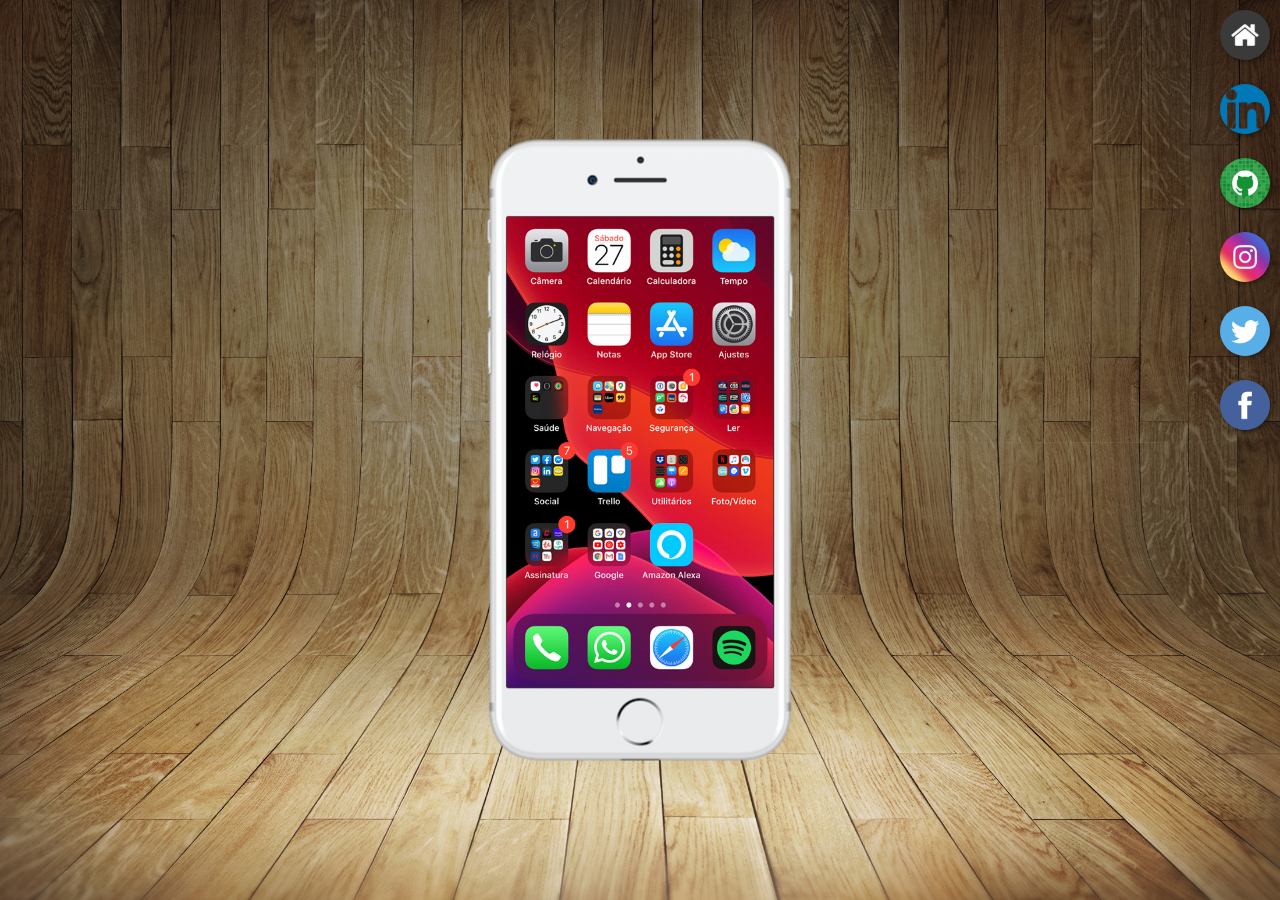
<file: index.html>
<!DOCTYPE html>
<html lang="pt-br">
<head>
    <meta charset="UTF-8">
    <meta http-equiv="X-UA-Compatible" content="IE=edge">
    <meta name="viewport" content="width=device-width, initial-scale=1.0">
    <link rel="shortcut icon" href="favicon.ico" type="image/x-icon">
    <link rel="stylesheet" href="estilos/style.css">
    <title>Projeto Redes Sociais</title>
</head>
<body>
    <main>
        <section id="telefone">
            <iframe src="home.html" name="tela" id="tela" frameborder="0">
                Seu navegador não é compatível com isso.
            </iframe>

        </section>
        <section id="redes-sociais">
            <a href="home.html" target="tela"><img src="imagens/logo-home.jpg" alt="Home"></a><br>
            <a href="linkedin.html" target="tela"><img src="imagens/linkedin.png" alt="YouTube"></a><br>
            <a href="github.html" target="tela"><img src="imagens/logo-github.jpg" alt="GitHub"></a><br>
            <a href="instagram.html" target="tela"><img src="imagens/logo-instagram.jpg" alt="Instagram"></a><br>
            <a href="twitter.html" target="tela"><img src="imagens/logo-twitter.jpg" alt="Twitter"></a><br>
            <a href="facebook.html" target="tela"><img src="imagens/logo-facebook.jpg" alt="Facebook"></a><br>
  
        </section>
    </main>
    
</body>
</html>
</file>
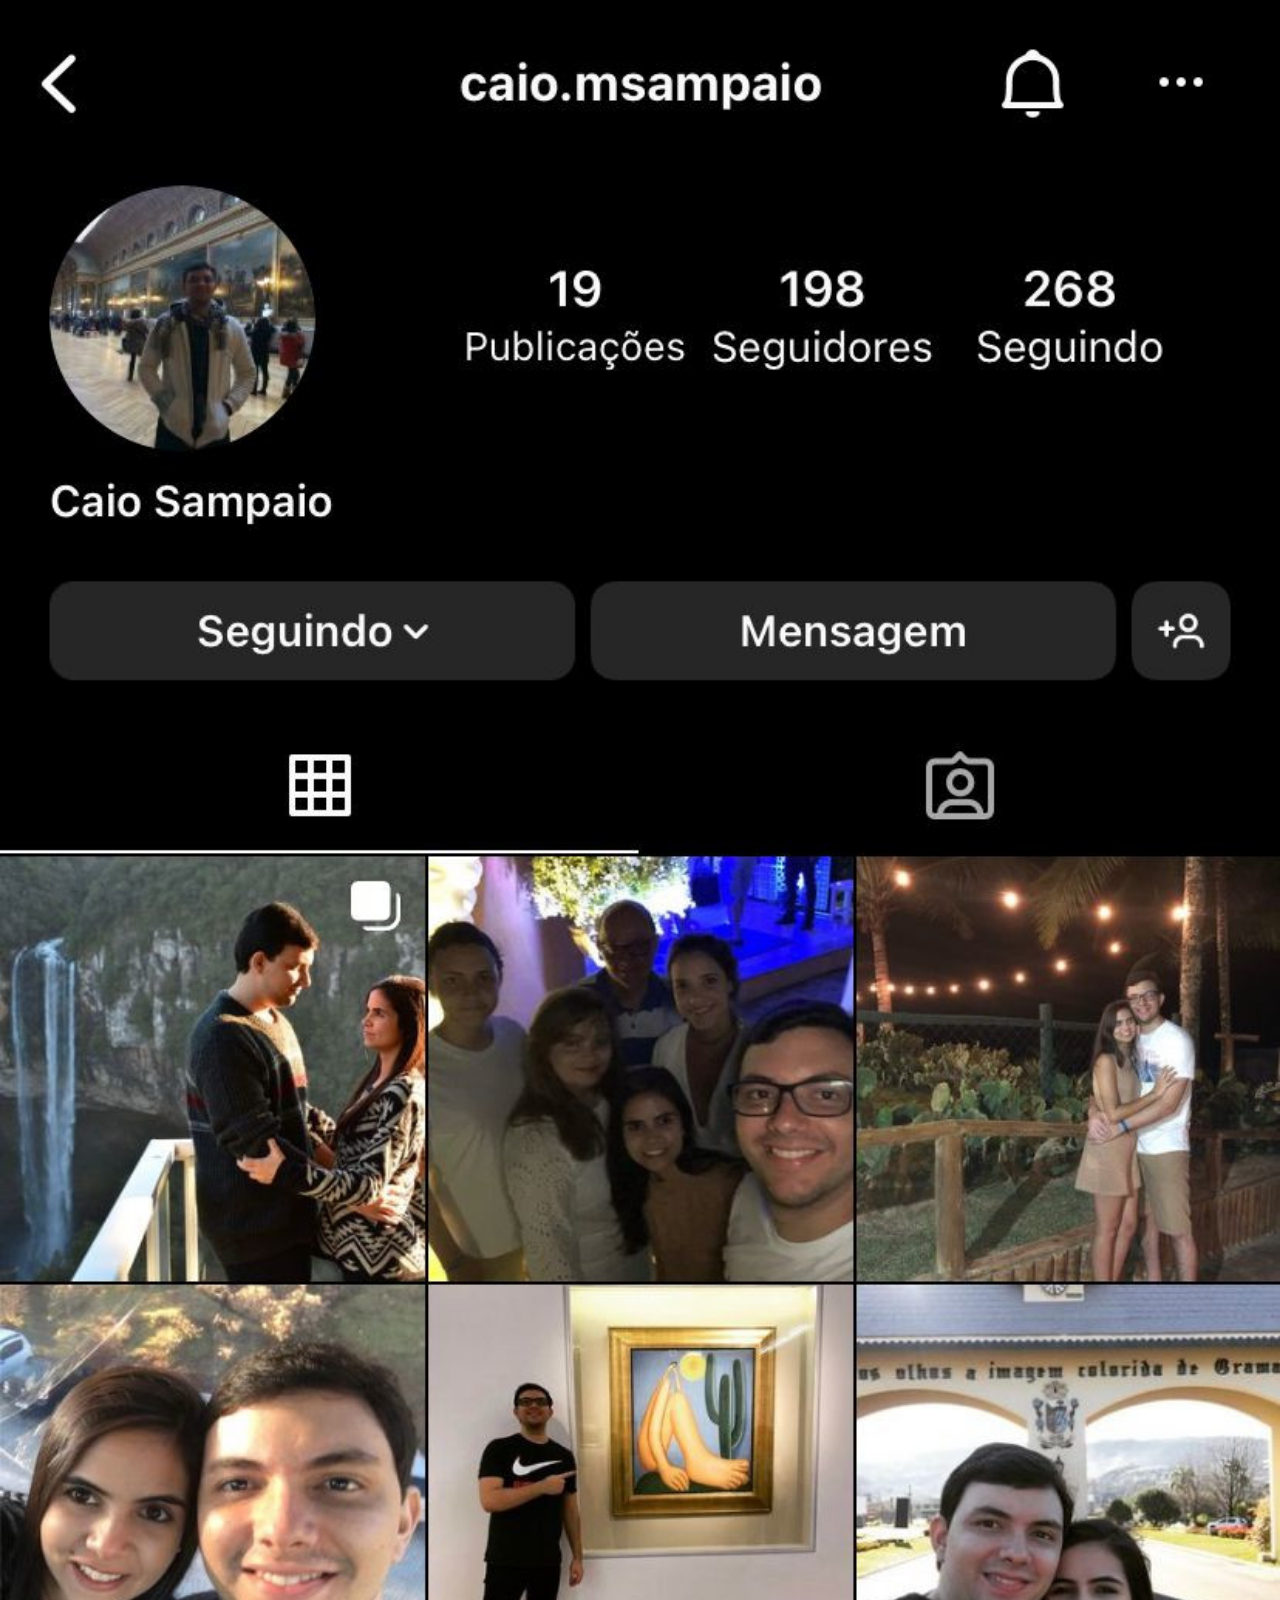
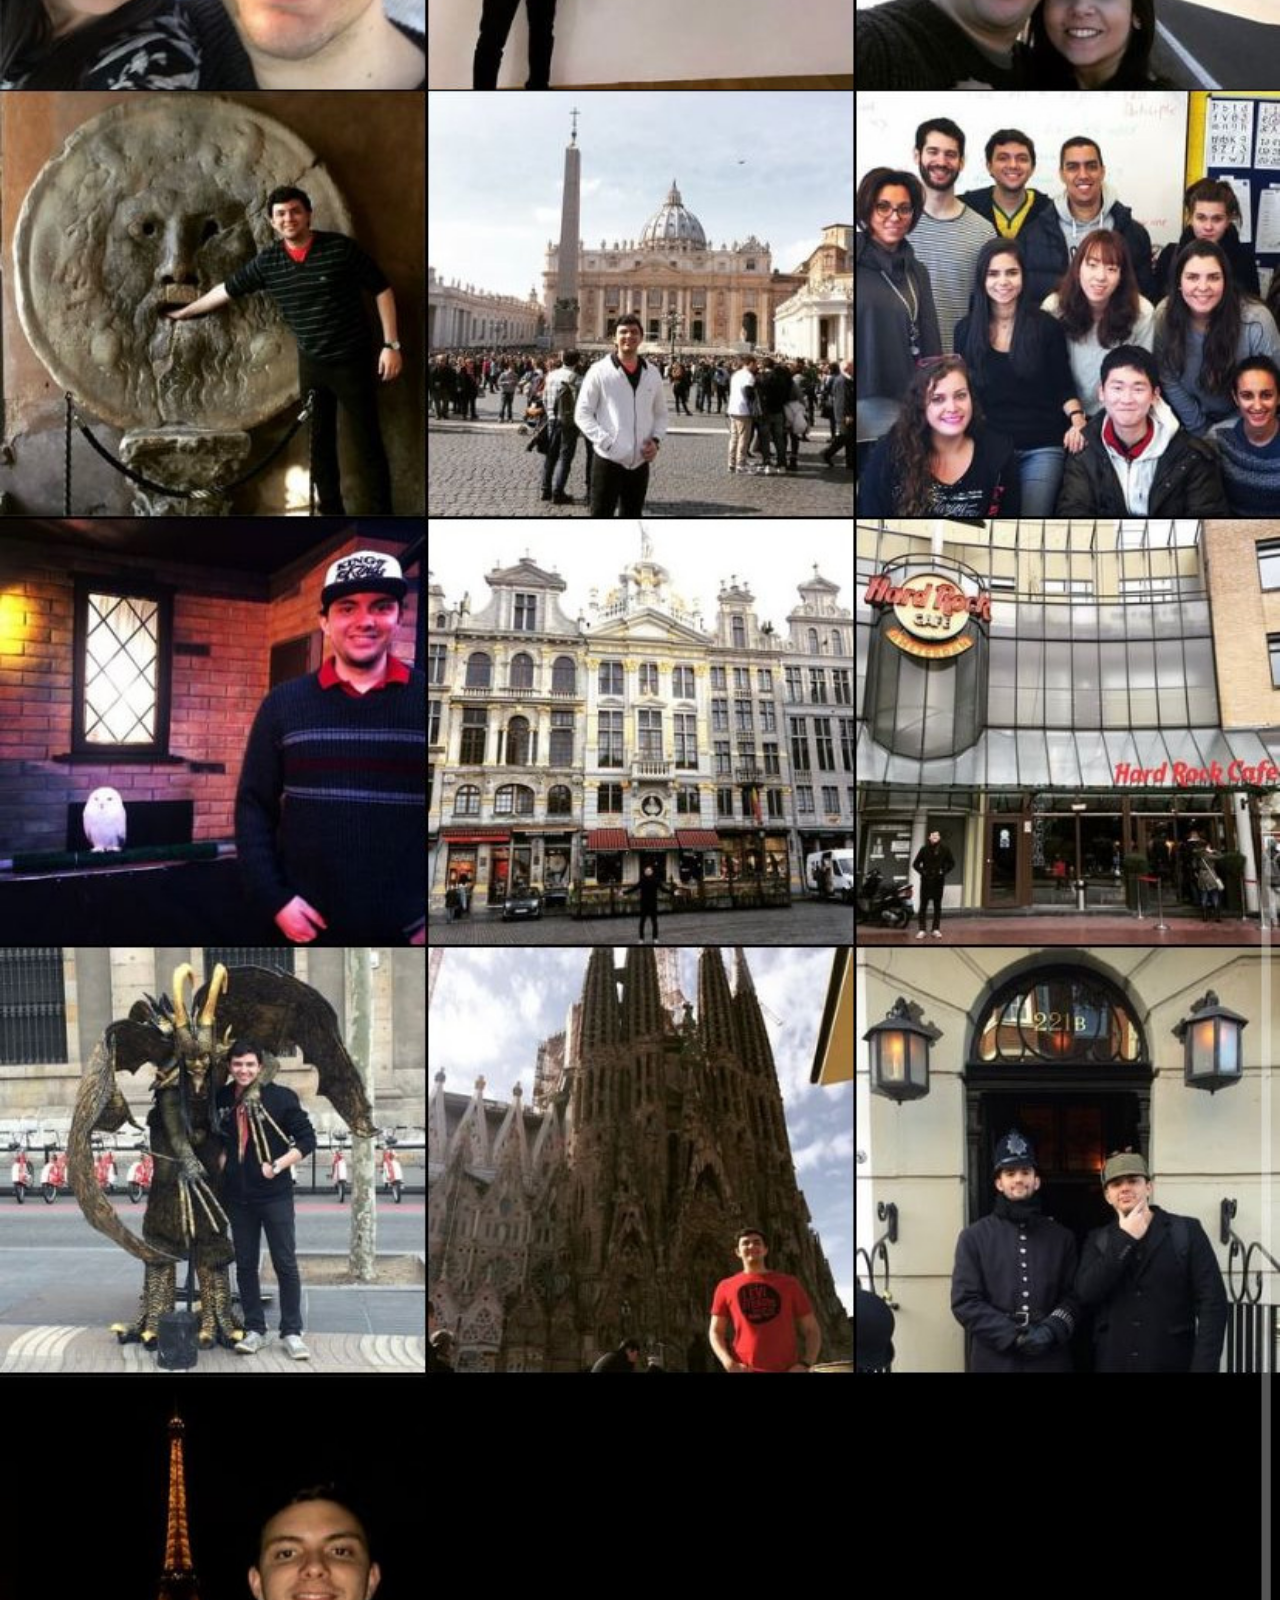
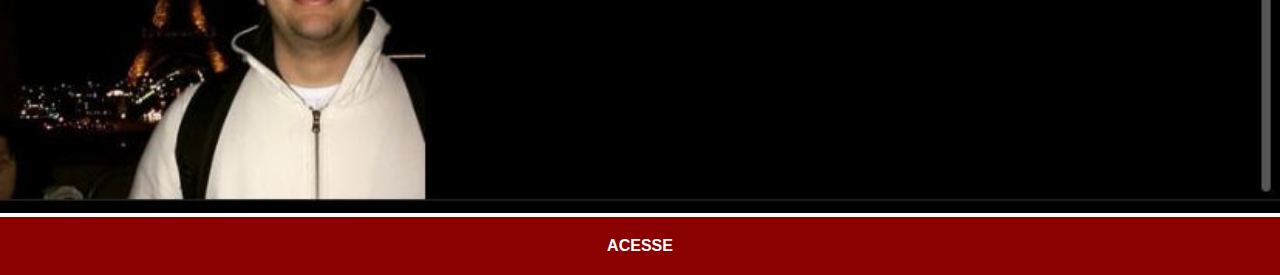
<file: facebook.html>
<!DOCTYPE html>
<html lang="pt-br">
<head>
    <meta charset="UTF-8">
    <meta http-equiv="X-UA-Compatible" content="IE=edge">
    <meta name="viewport" content="width=device-width, initial-scale=1.0">
    <link rel="stylesheet" href="estilos/social.css">
    <title>Facebook</title>
</head>
<body>
    <img src="imagens/caioinsta.jpeg" alt="Facebook">
    <a href="https://www.facebook.com/gustavoguanabara/" target="_blank">ACESSE</a>
    
</body>
</html>
</file>
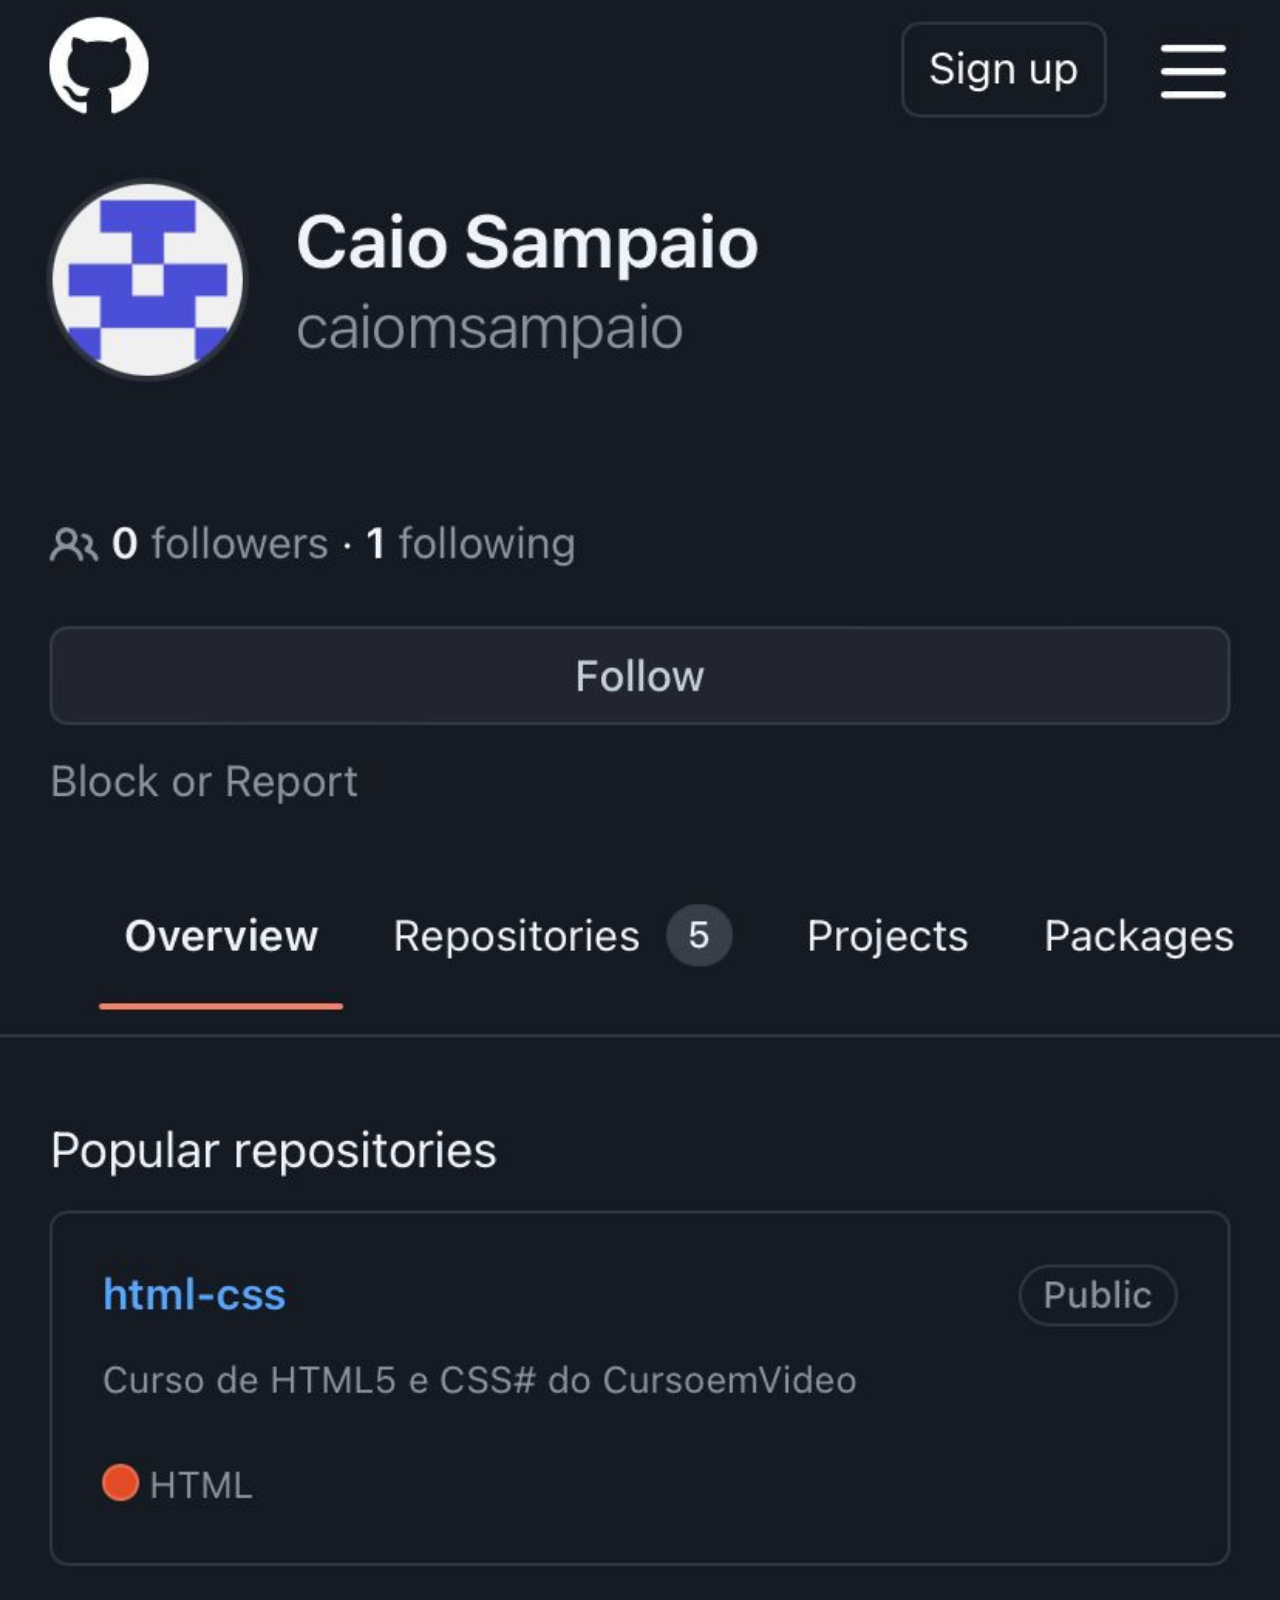
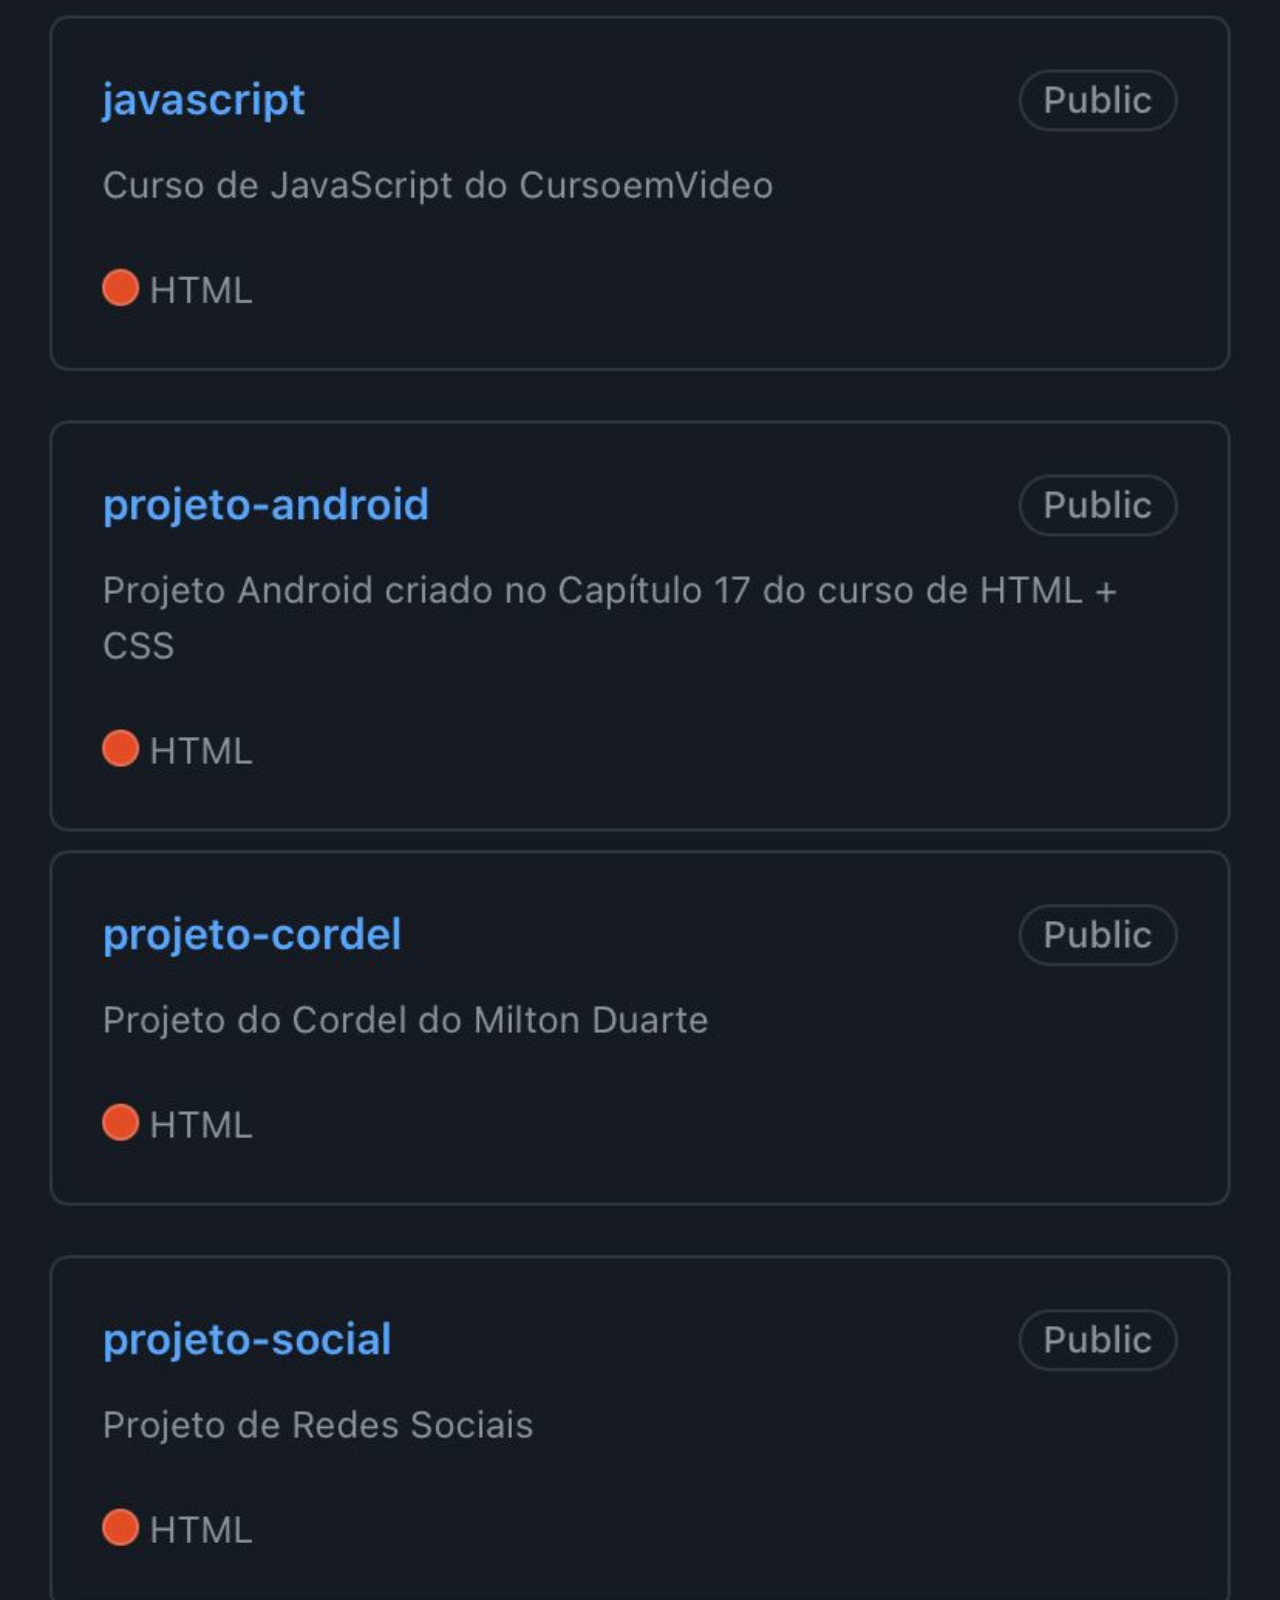
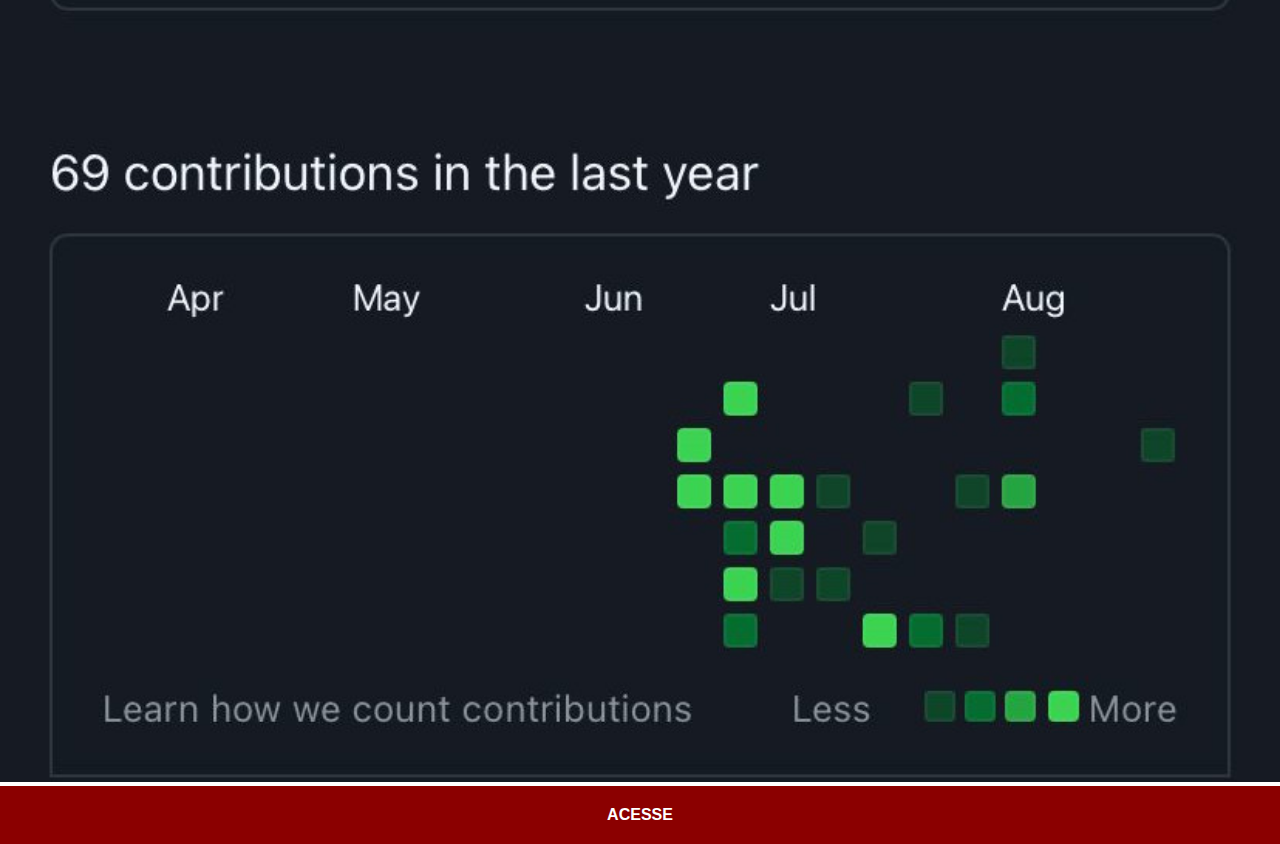
<file: github.html>
<!DOCTYPE html>
<html lang="pt-br">
<head>
    <meta charset="UTF-8">
    <meta http-equiv="X-UA-Compatible" content="IE=edge">
    <meta name="viewport" content="width=device-width, initial-scale=1.0">
    <title>GitHub</title>
    <link rel="stylesheet" href="estilos/social.css">
</head>
<body>
    <img src="imagens/caiogithub.jpeg" alt="GitHub">
    <a href="https://github.com/caiomsampaio/" target="_blank">ACESSE</a>
    
</body>
</html>
</file>
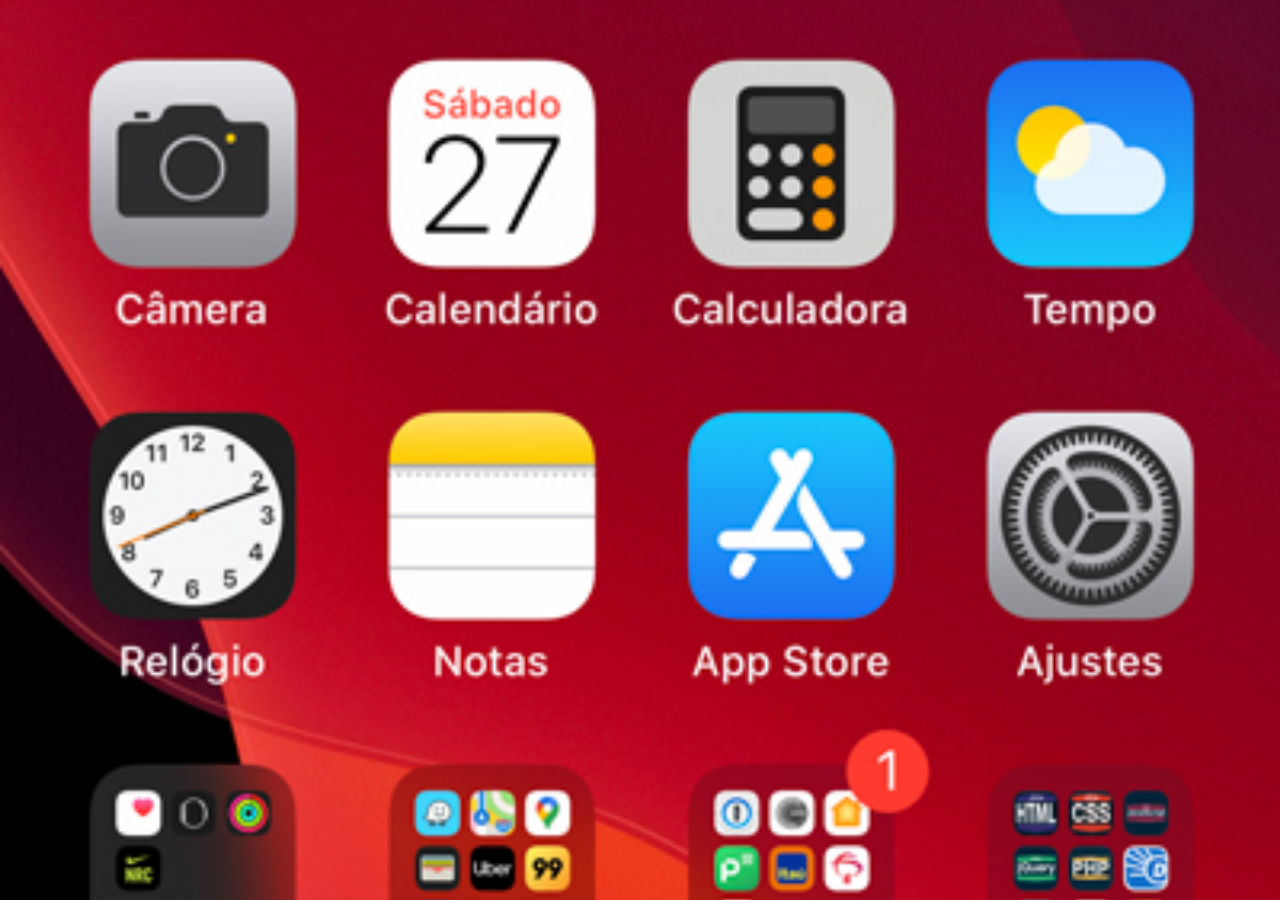
<file: home.html>
<!DOCTYPE html>
<html lang="pt-br">
<head>
    <meta charset="UTF-8">
    <meta http-equiv="X-UA-Compatible" content="IE=edge">
    <meta name="viewport" content="width=device-width, initial-scale=1.0">
    <title>Home</title>
    <style>
        * {
            margin: 0px;
            padding: 0px;
        }

        body {
            width: 100vw;
            height: 100vh;
            background: black url(imagens/tela-home.jpg) no-repeat top center;
            background-size: cover;
        }
    </style>
</head>
<body>
    
</body>
</html>
</file>
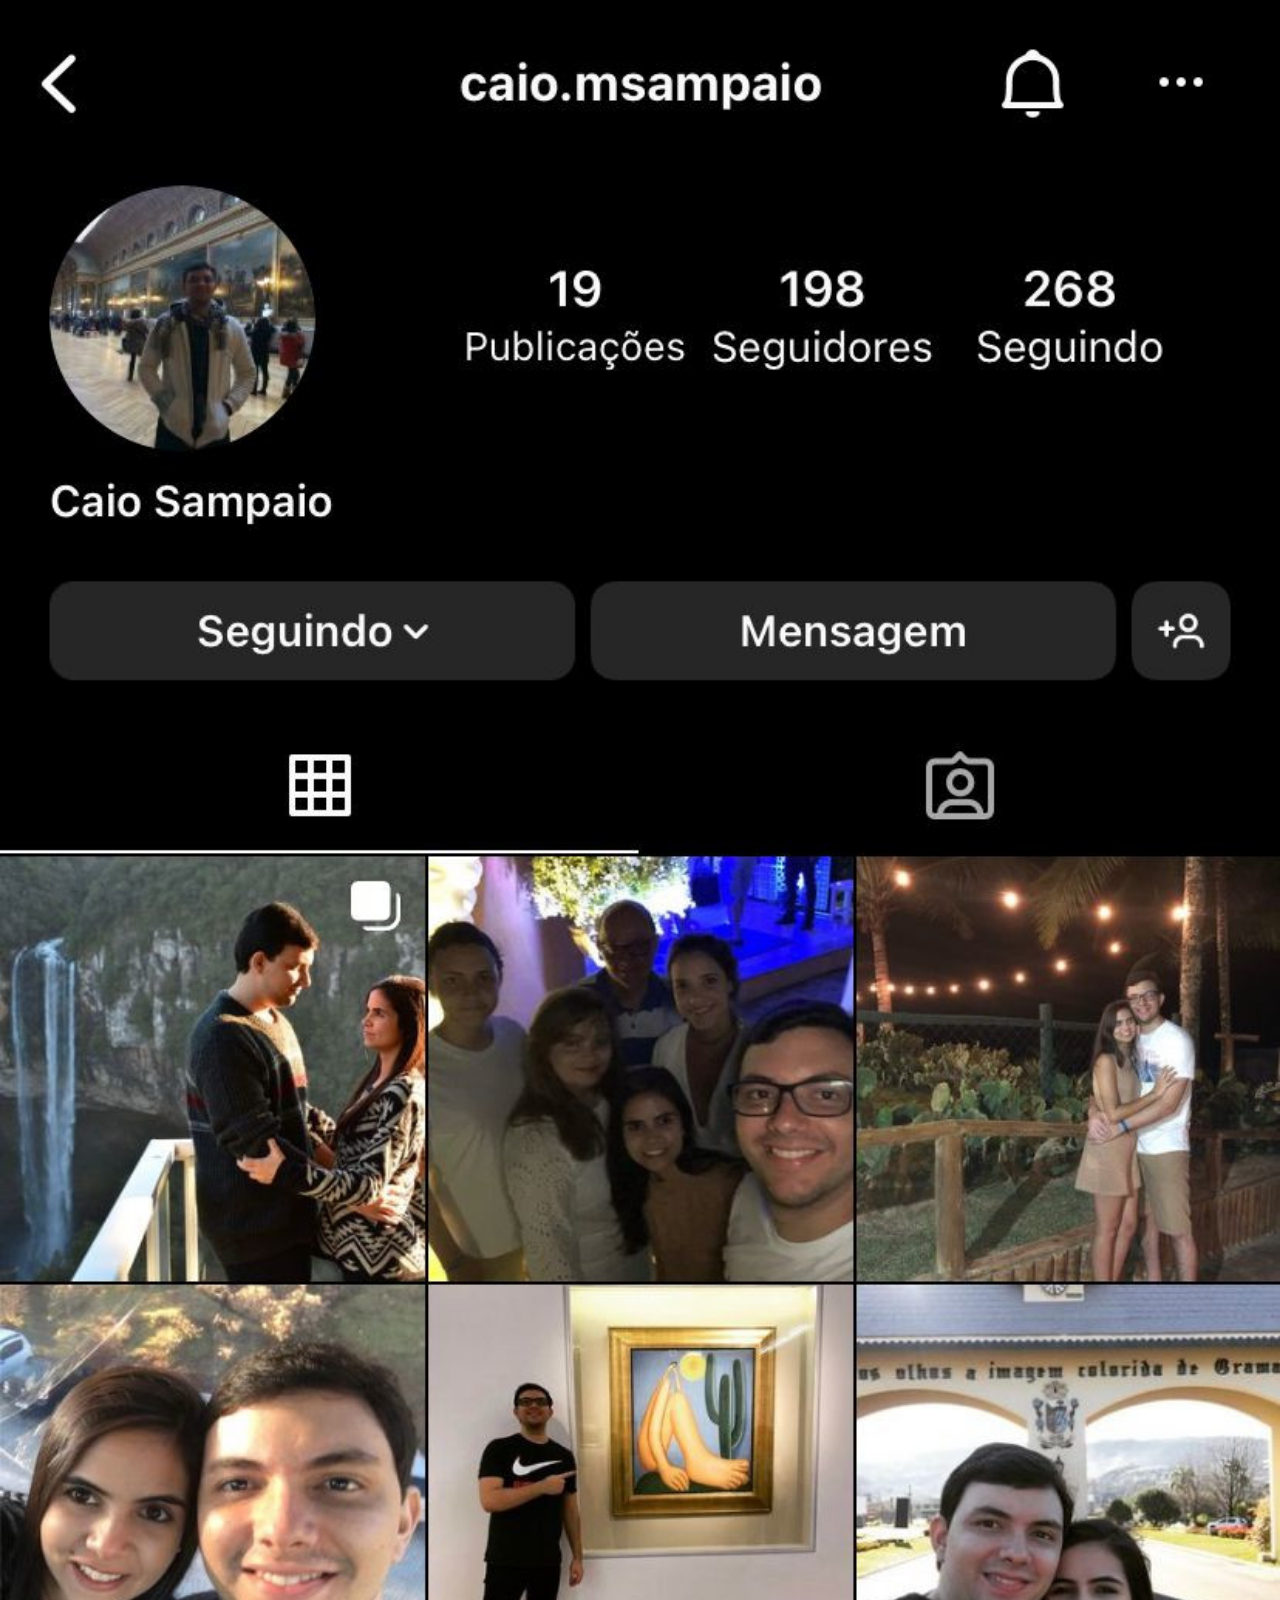
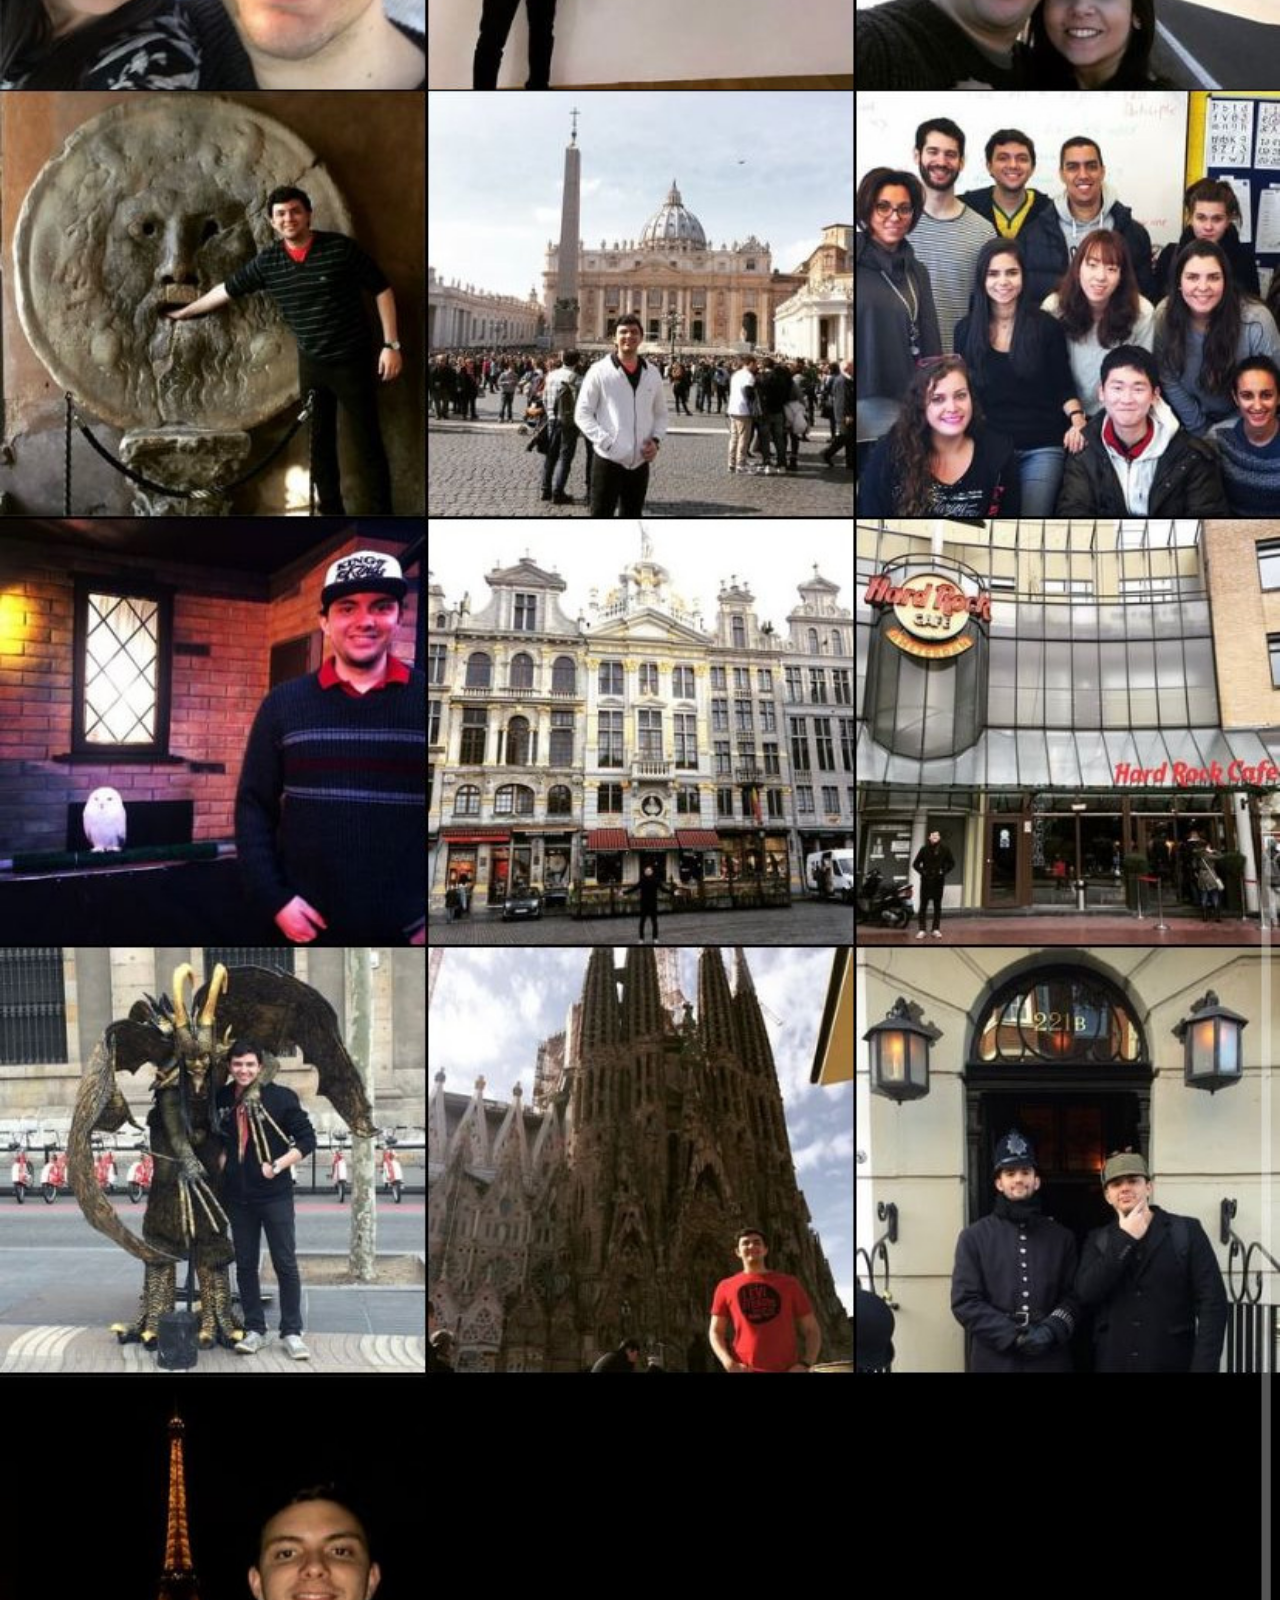
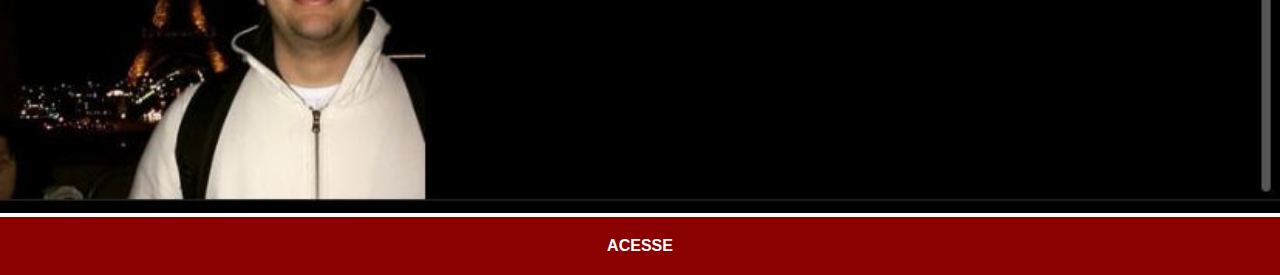
<file: instagram.html>
<!DOCTYPE html>
<html lang="pt-br">
<head>
    <meta charset="UTF-8">
    <meta http-equiv="X-UA-Compatible" content="IE=edge">
    <meta name="viewport" content="width=device-width, initial-scale=1.0">
    <link rel="stylesheet" href="estilos/social.css">
    <title>Instagram</title>
</head>
<body>
    <img src="imagens/caioinsta.jpeg" alt="Instagram">
    <a href="https://www.instagram.com/caio.msampaio" target="_blank">ACESSE</a>
    
</body>
</html>
</file>
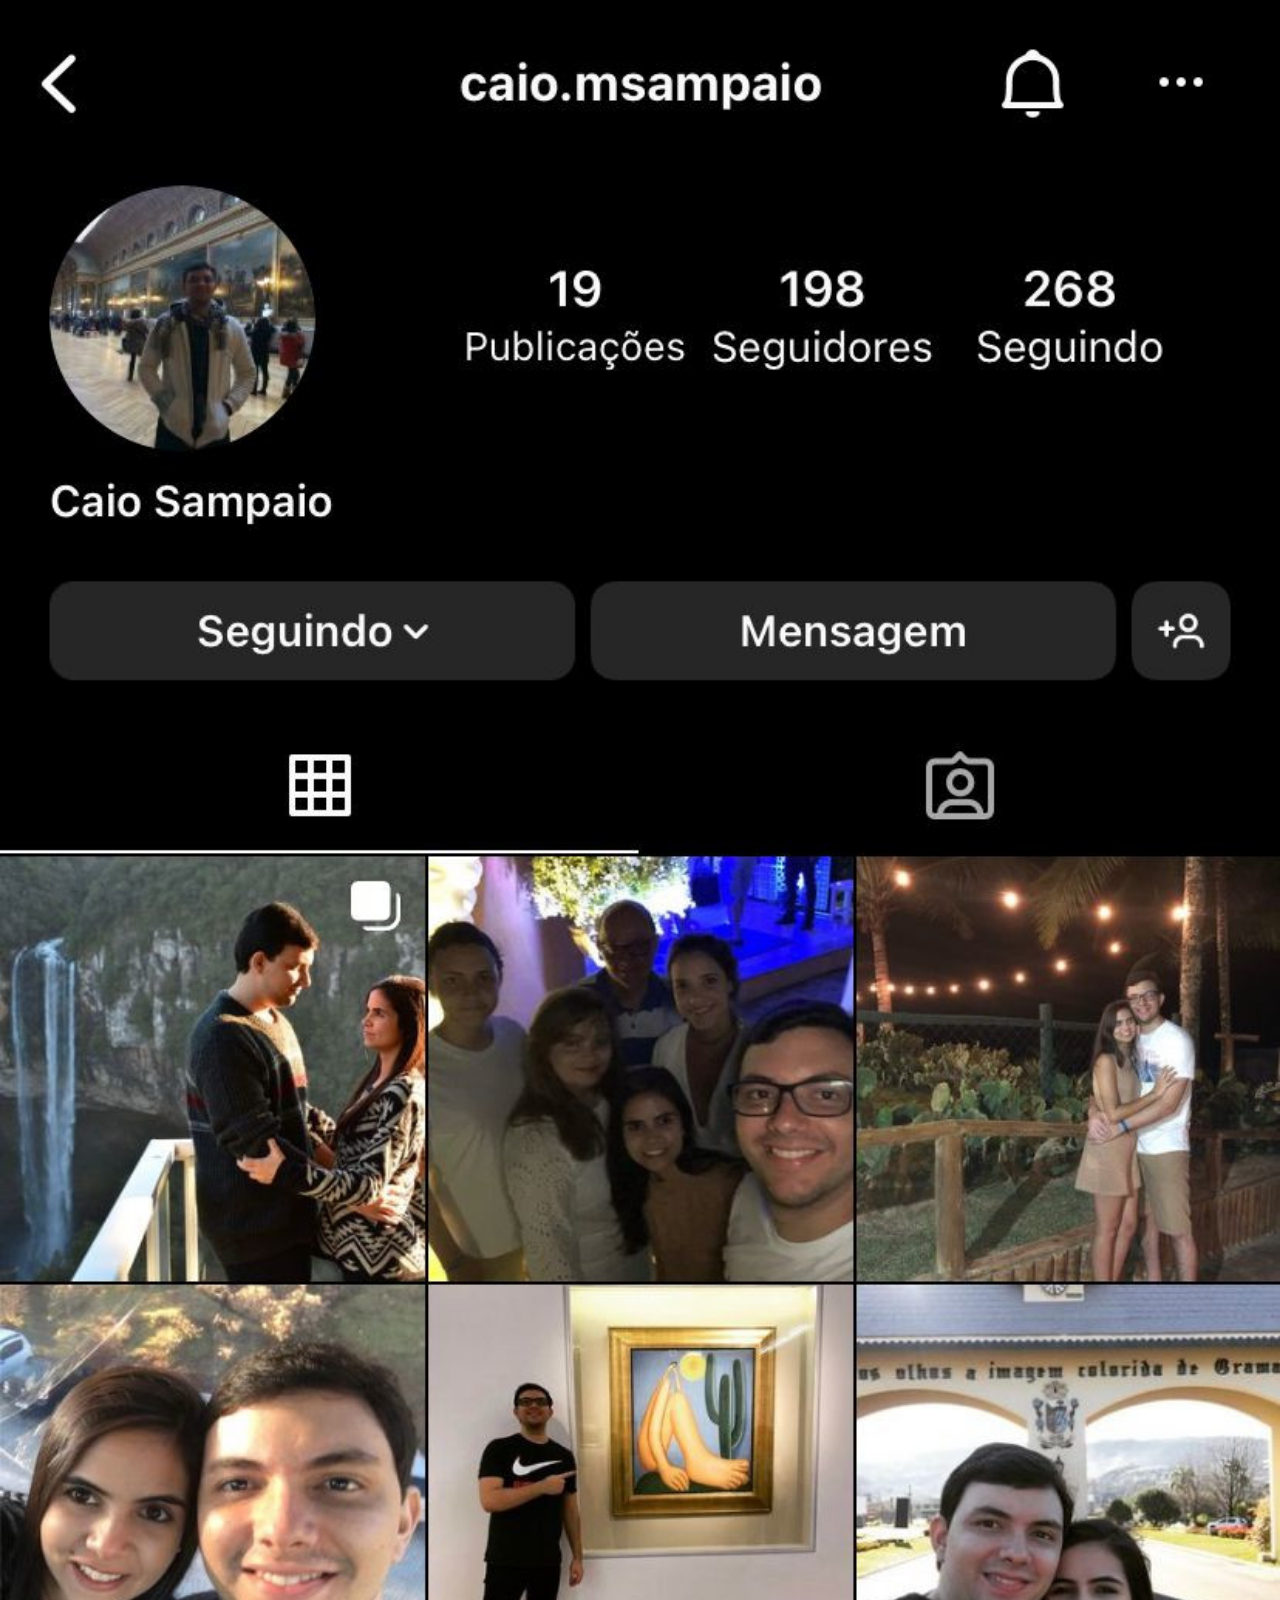
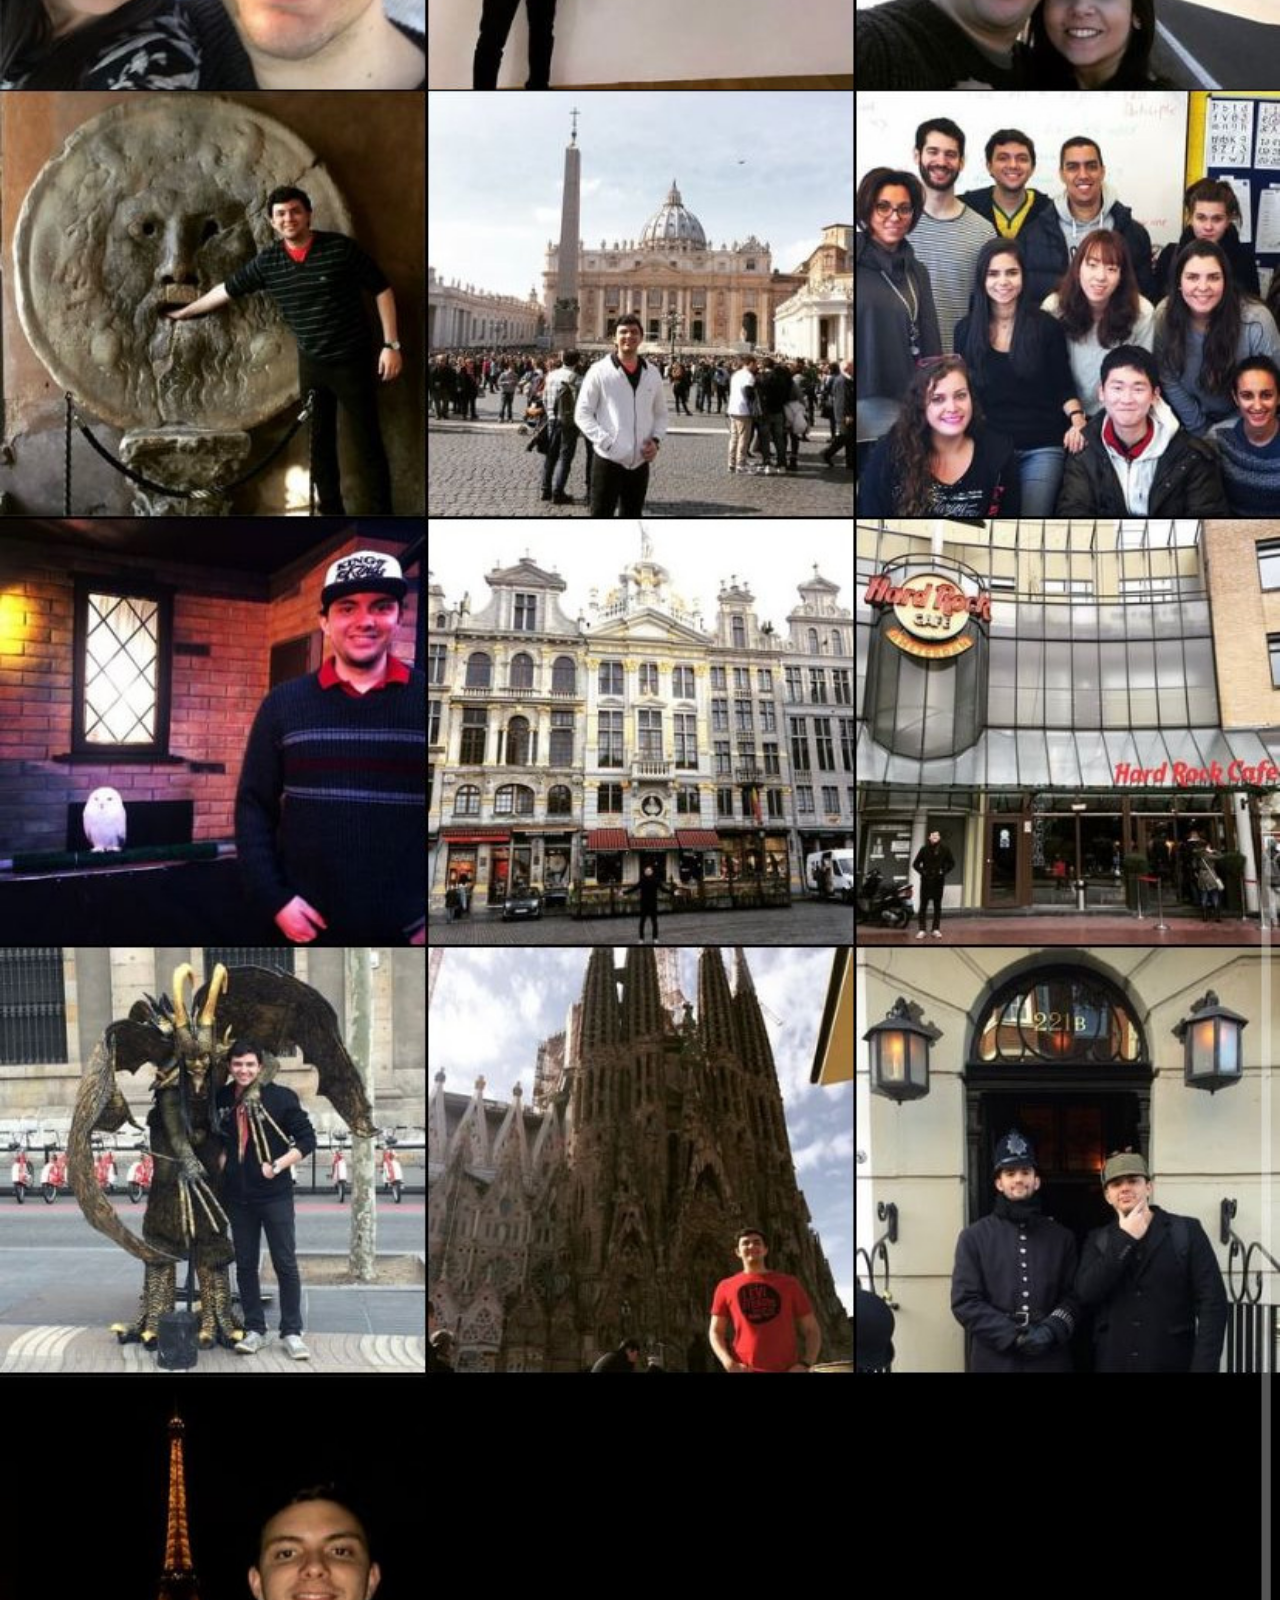
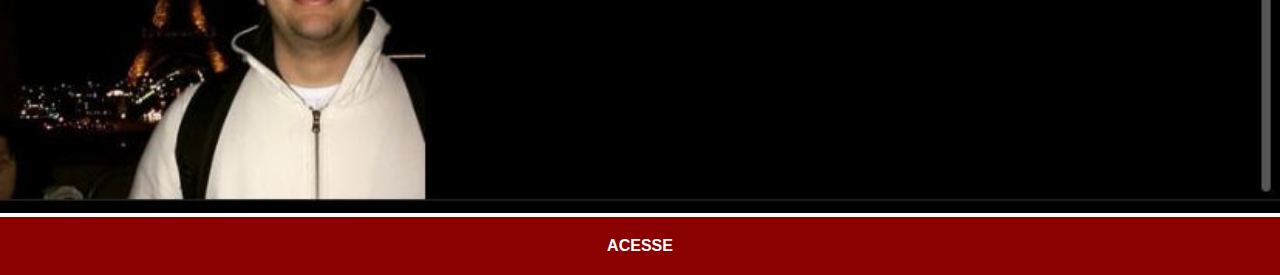
<file: linkedin.html>
<!DOCTYPE html>
<html lang="pt-br">
<head>
    <meta charset="UTF-8">
    <meta http-equiv="X-UA-Compatible" content="IE=edge">
    <meta name="viewport" content="width=device-width, initial-scale=1.0">
    <link rel="stylesheet" href="estilos/social.css">
    <title>YouTube</title>
</head>
<body>
    <img src="imagens/caioinsta.jpeg" alt="YouTube">
    <a href="https://www.linkedin.com.br" target="_blank">ACESSE</a>
    
</body>
</html>
</file>
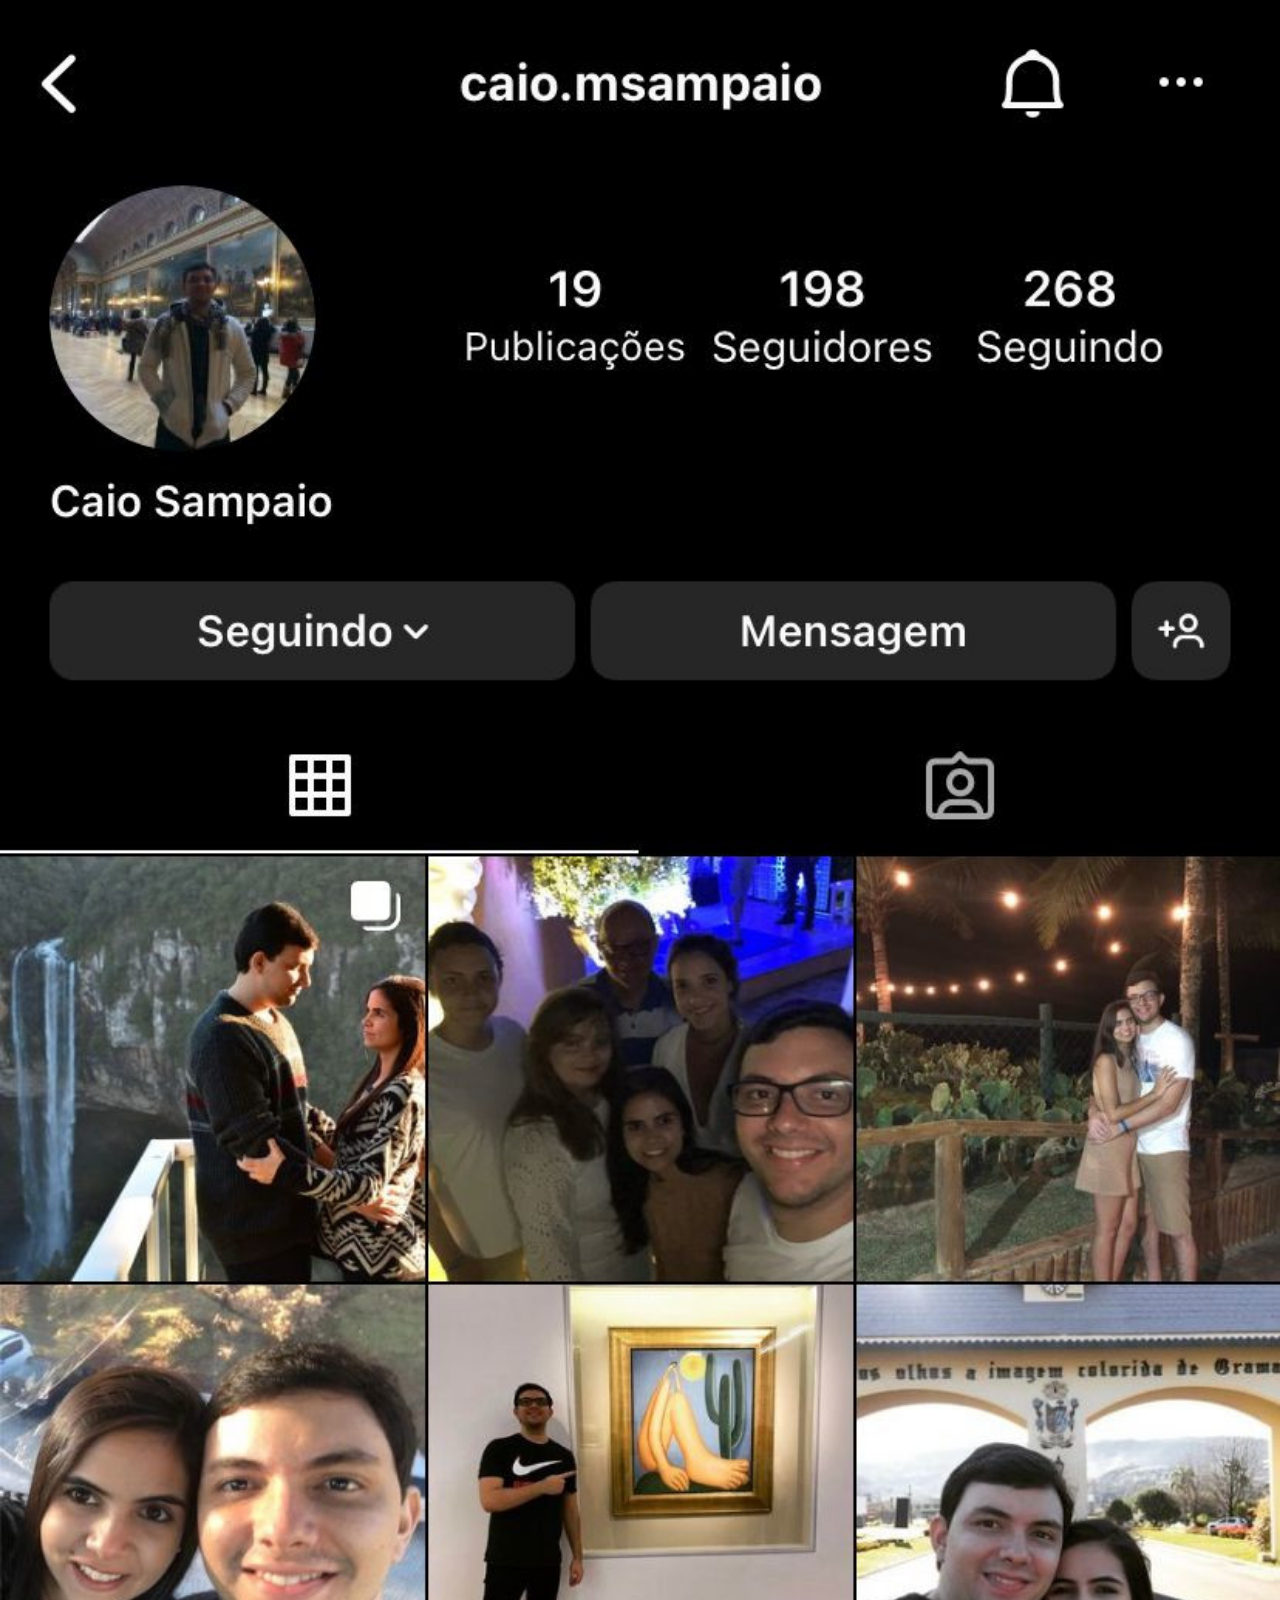
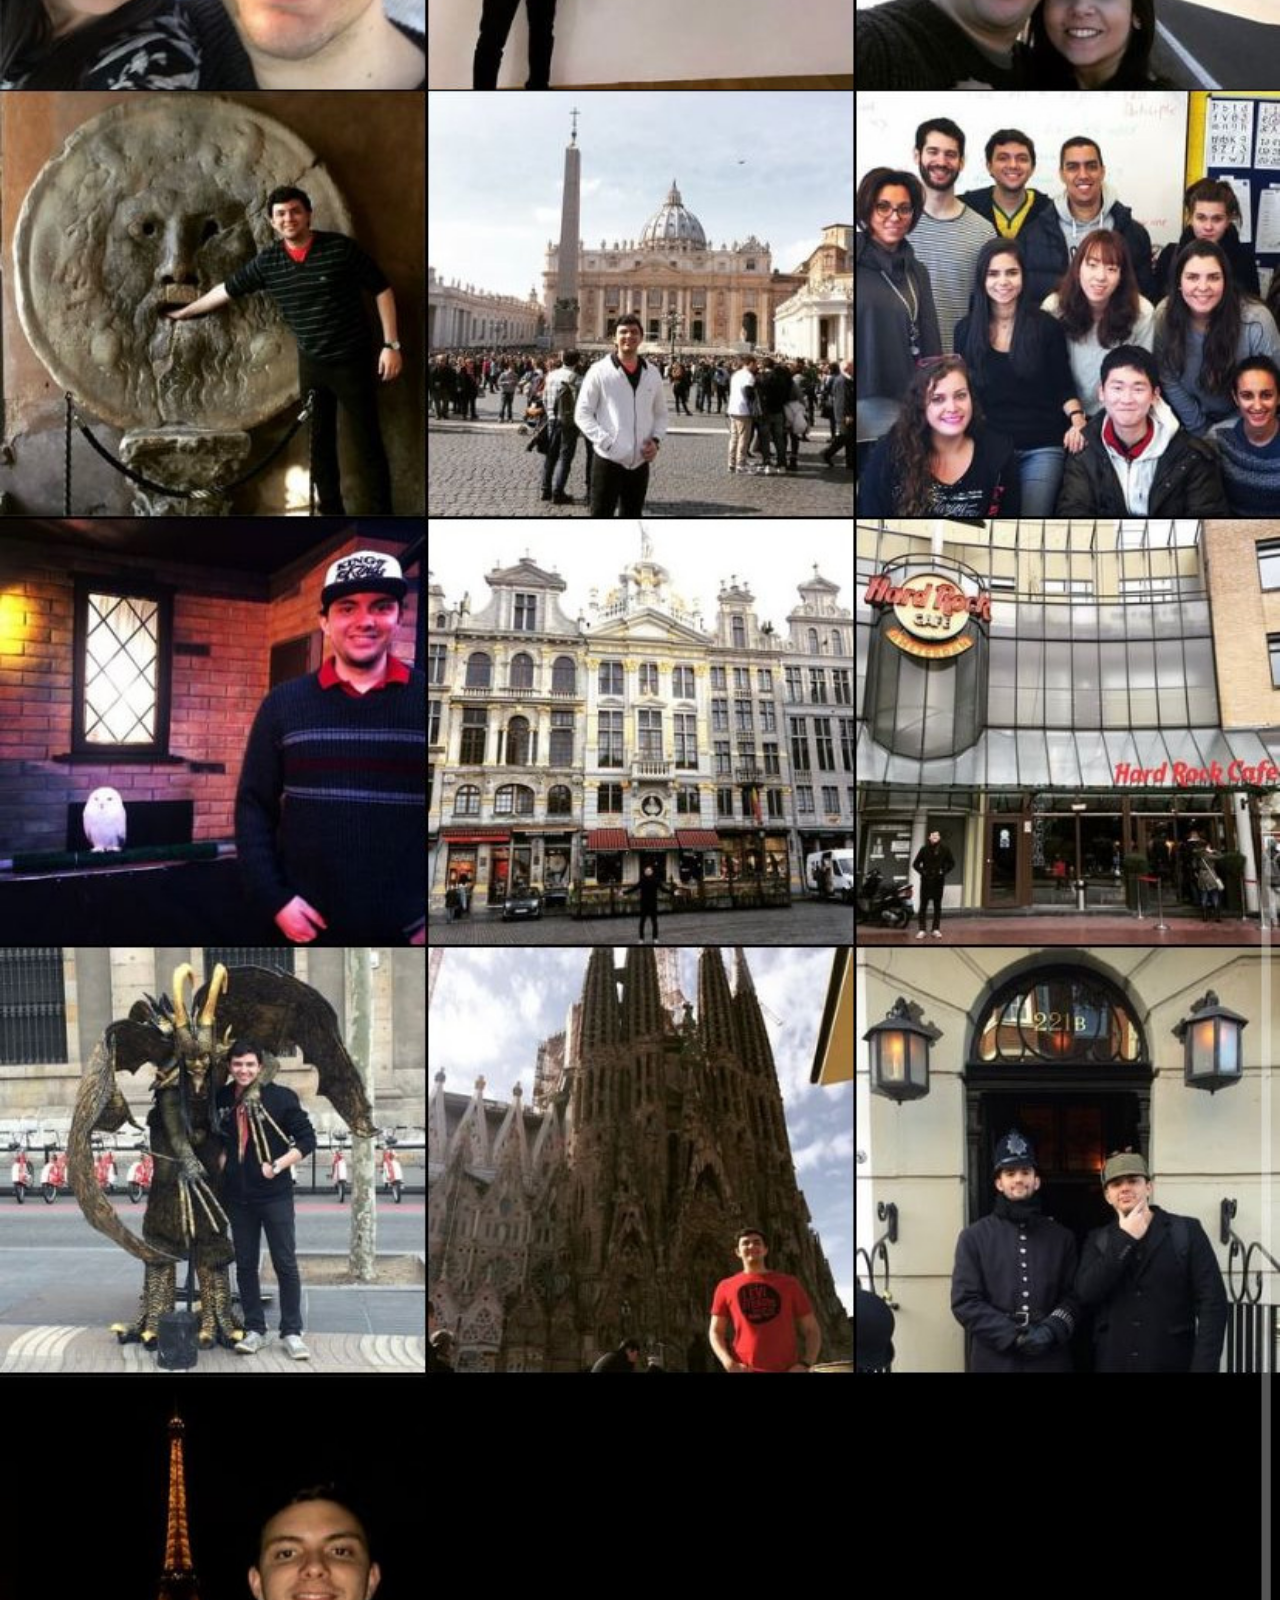
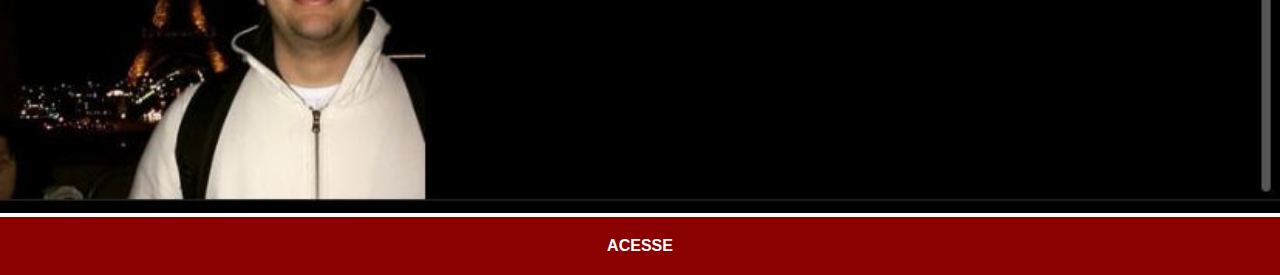
<file: twitter.html>
<!DOCTYPE html>
<html lang="pt-br">
<head>
    <meta charset="UTF-8">
    <meta http-equiv="X-UA-Compatible" content="IE=edge">
    <meta name="viewport" content="width=device-width, initial-scale=1.0">
    <link rel="stylesheet" href="estilos/social.css">
    <title>Twitter</title>
</head>
<body>
    <img src="imagens/caioinsta.jpeg" alt="Twitter">
    <a href="https://www.twitter.com/gustavoguanabara/" target="_blank">ACESSE</a>
    
</body>
</html>
</file>
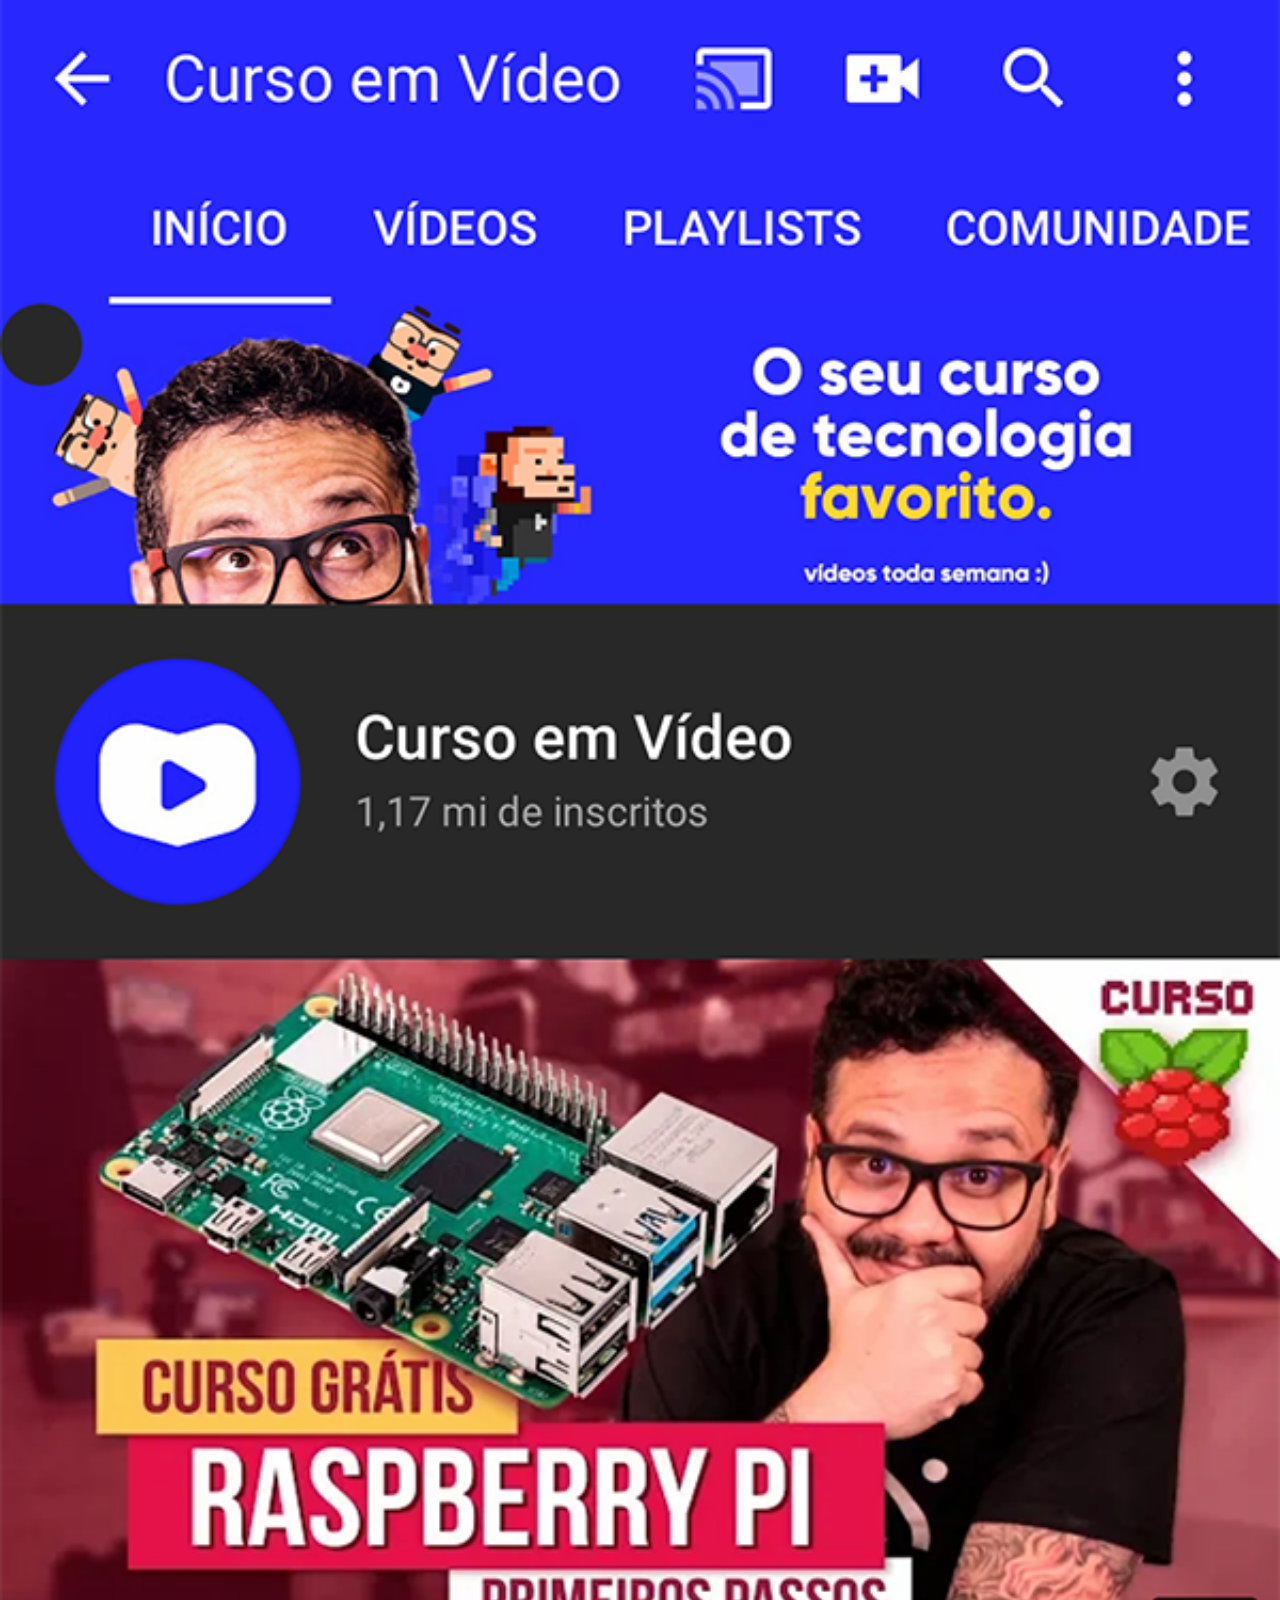
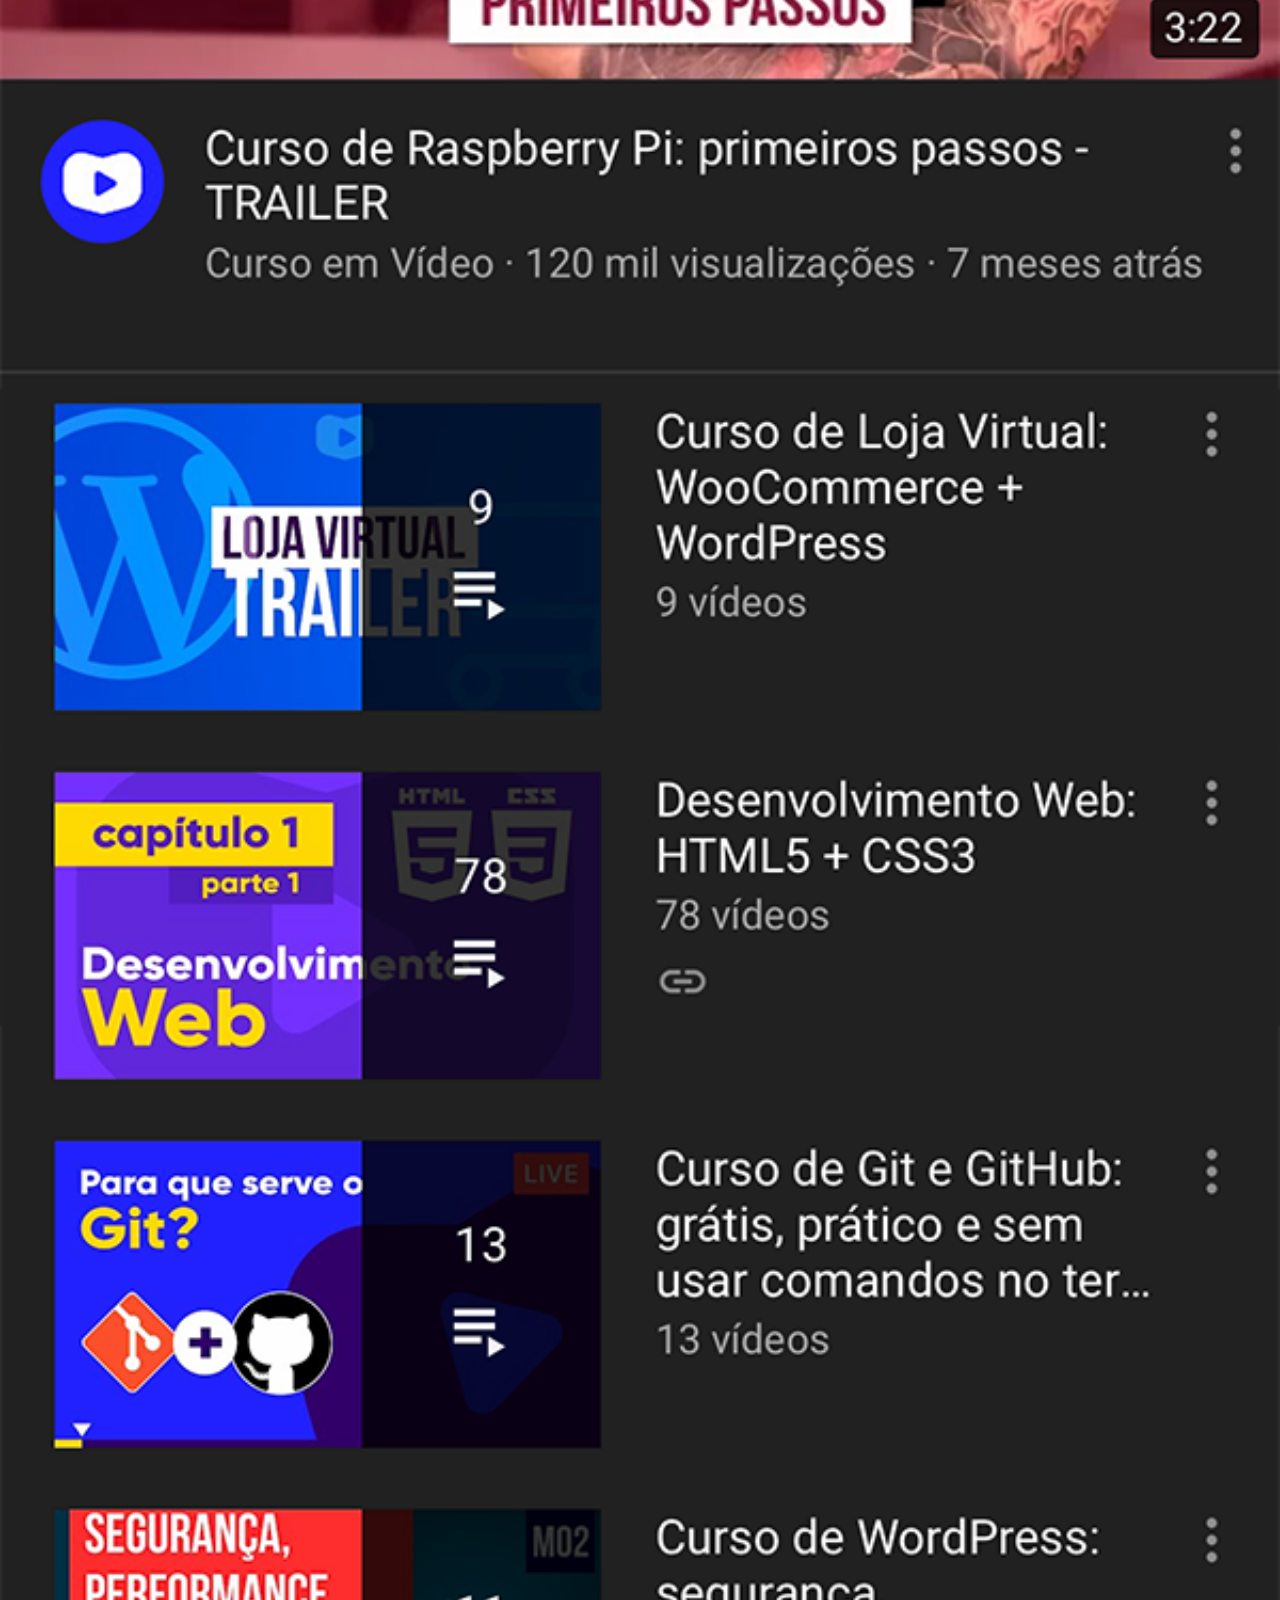
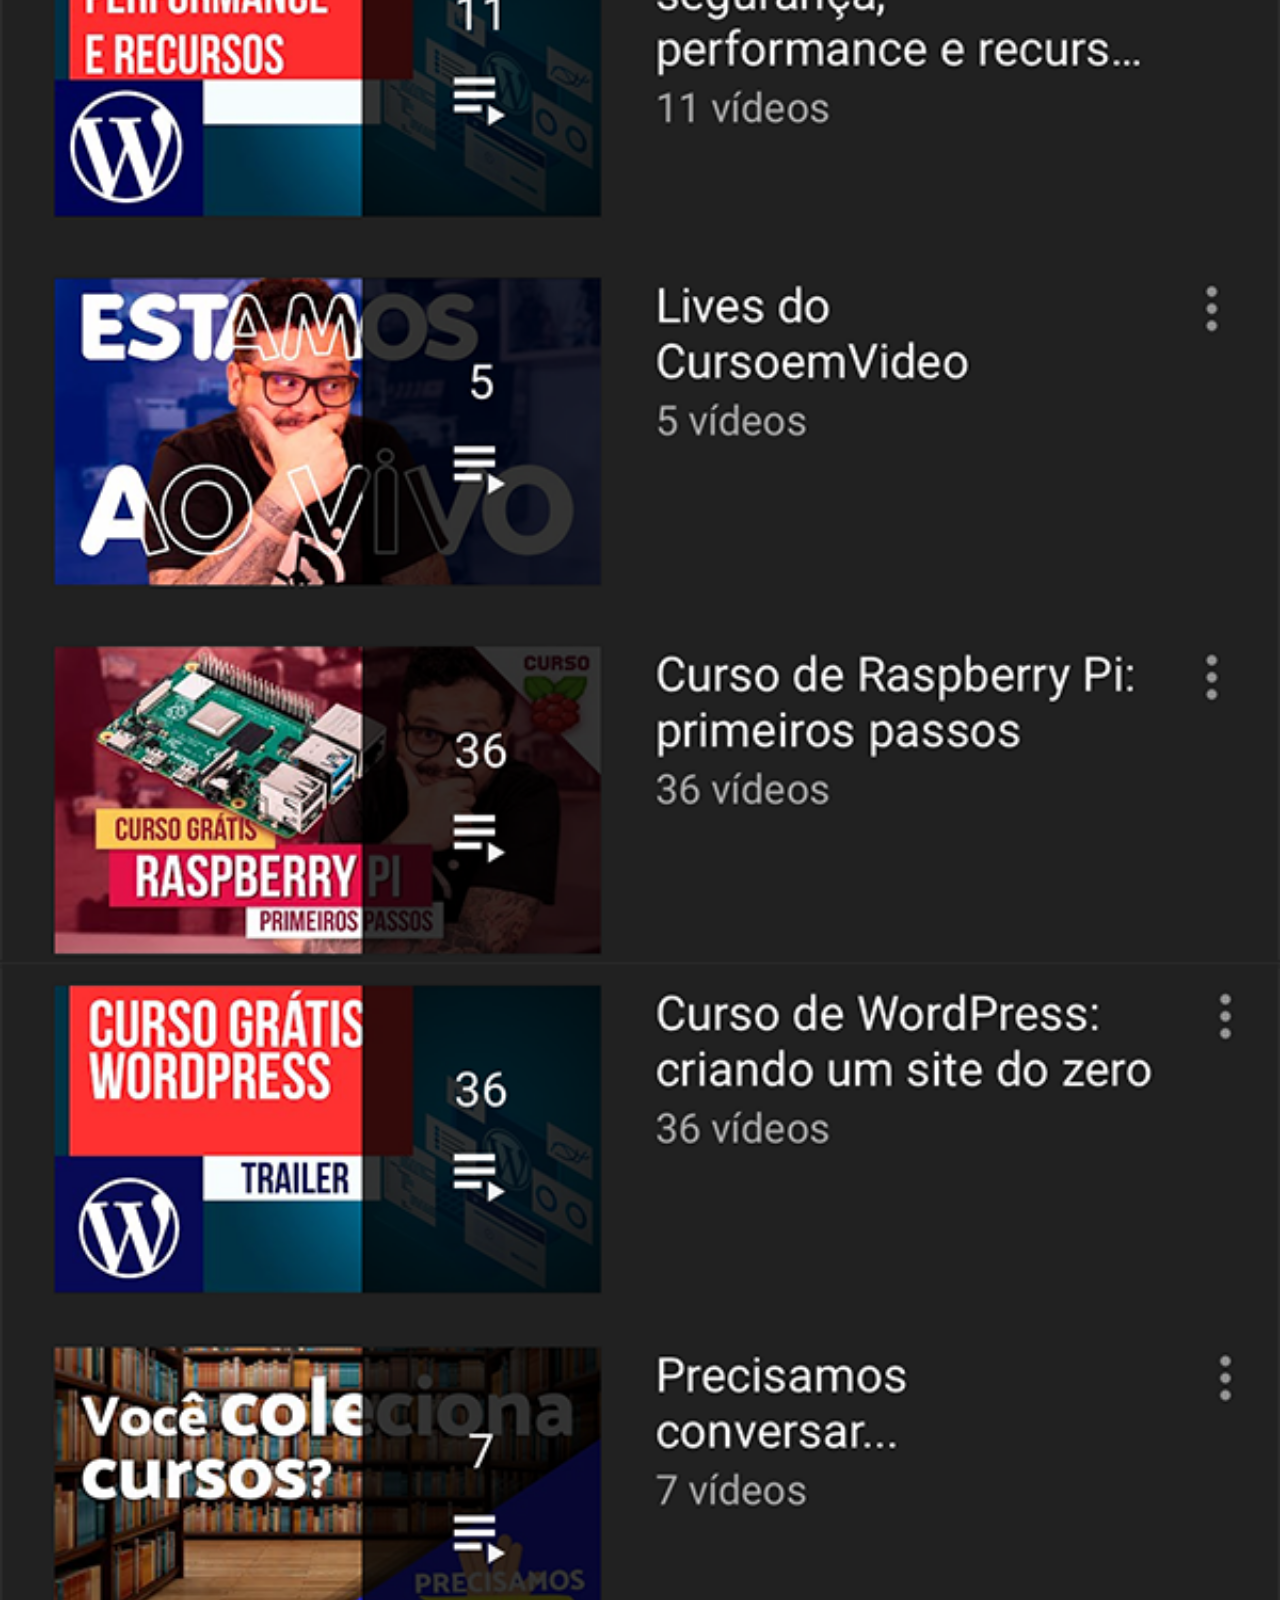
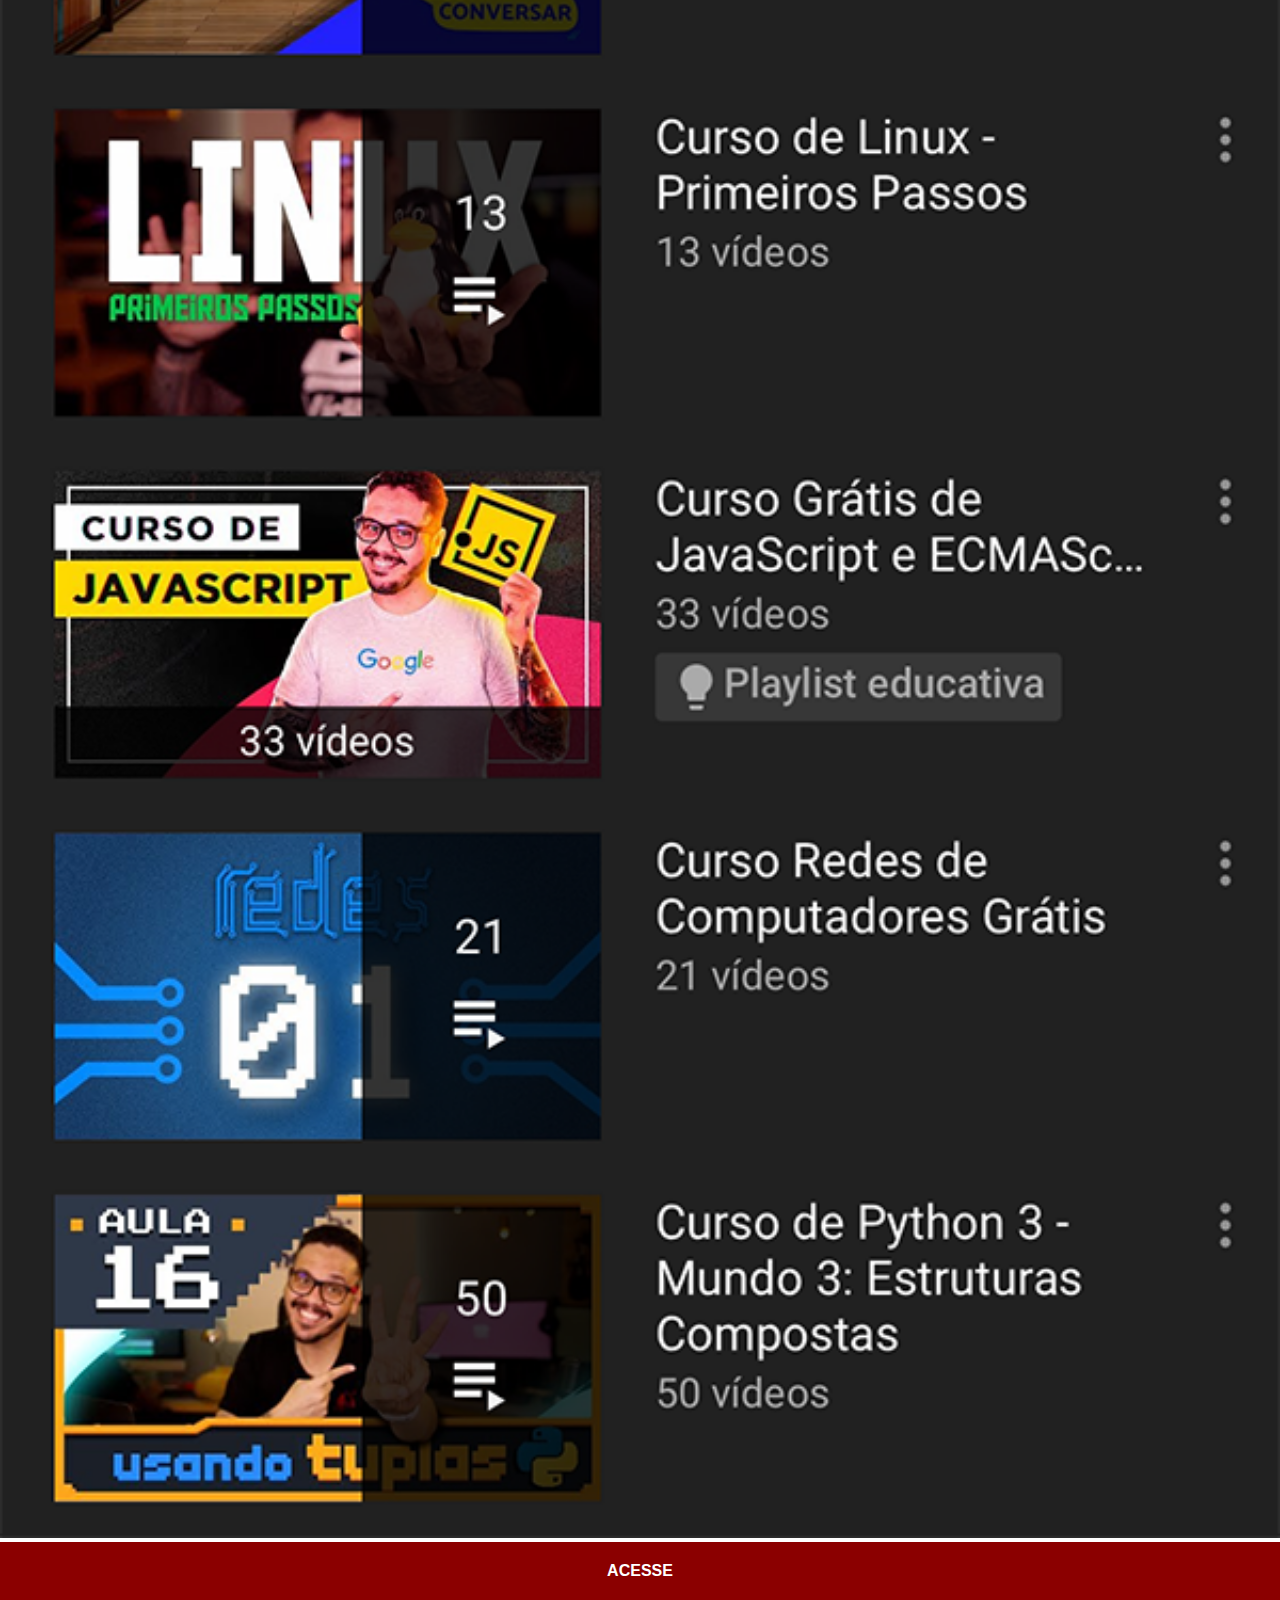
<file: youtube.html>
<!DOCTYPE html>
<html lang="pt-br">
<head>
    <meta charset="UTF-8">
    <meta http-equiv="X-UA-Compatible" content="IE=edge">
    <meta name="viewport" content="width=device-width, initial-scale=1.0">
    <link rel="stylesheet" href="estilos/social.css">
    <title>YouTube</title>
</head>
<body>
    <img src="imagens/tela-youtube.png" alt="YouTube">
    <a href="https://www.youtube.com/user/cursoemvideo/playlists" target="_blank">ACESSE</a>
    
</body>
</html>
</file>
<file: estilos/style.css>
@charset "UTF-8";

* {
    margin: 0px;
    padding: 0px;
    font-family: Arial, Helvetica, sans-serif;
}

html, body {
    height: 100vh;
    width: 100vw;
    background-color: black;
}

body {
    background: url(../imagens/fundo-madeira.jpg) no-repeat top center;
    background-size: cover;
    background-attachment: fixed;

}

main {
    height: 100vh;
    position: relative; /* Main ficará na frente do body */
}

section#telefone {
    position: absolute; /* Para alterar a posição */
    top: 50%;
    left: 50%;

    transform: translate(-50%,-50%); /* Para colocar no centro da tela */


    height: 627px;
    width: 311px;
    background: url(../imagens/frame-iphone.png) no-repeat;
}

iframe#tela {
    position: relative;
    top: 80px;
    left: 22px;
    width: 267px;
    height: 471px;
}

section#redes-sociais {
    text-align: right;
}

section#redes-sociais img {
    width: 50px;
    margin: 10px;
    border-radius: 50%;
    box-shadow: 2px 2px 5px rgba(0, 0, 0, 0.400);
    box-sizing: border-box; /* Para a borda fazer parte da caixa e não alterar os tamanhos enquanto passa o mouse (hover) */
}

section#redes-sociais img:hover{
    border: 2px solid rgba(255, 255, 255, 0.637);
    transform:translate(-3px, -3px); /* Para o botão "levantar" enquanto o mouse está nele*/
    box-shadow: 5px 5px 10px rgba(0, 0, 0, 0.623); /* Para manter a borda enquanto o botão "levanta" */
    transition: transform 0.5s, border 1s; /* Suavizar a movimentação criada, nesse caso o "levantar" do botão e a borda */
}
</file>
<file: estilos/social.css>
@charset "UTF-8";


* {
    margin: 0px;
    padding: 0px;
    font-family: Arial, Helvetica, sans-serif;
}

::-webkit-scrollbar {
    width: 0px;
    height: 0px;
}

img {
    width: 100vw;
}

a {
    display: block; /* Para mostrar o acesse embaixo */
    background-color: darkred;
    color: white;
    padding: 20px;
    text-align: center;
    font-weight: bolder;
    text-decoration: none;
}

a:hover {
    background-color: red;
}
</file>
